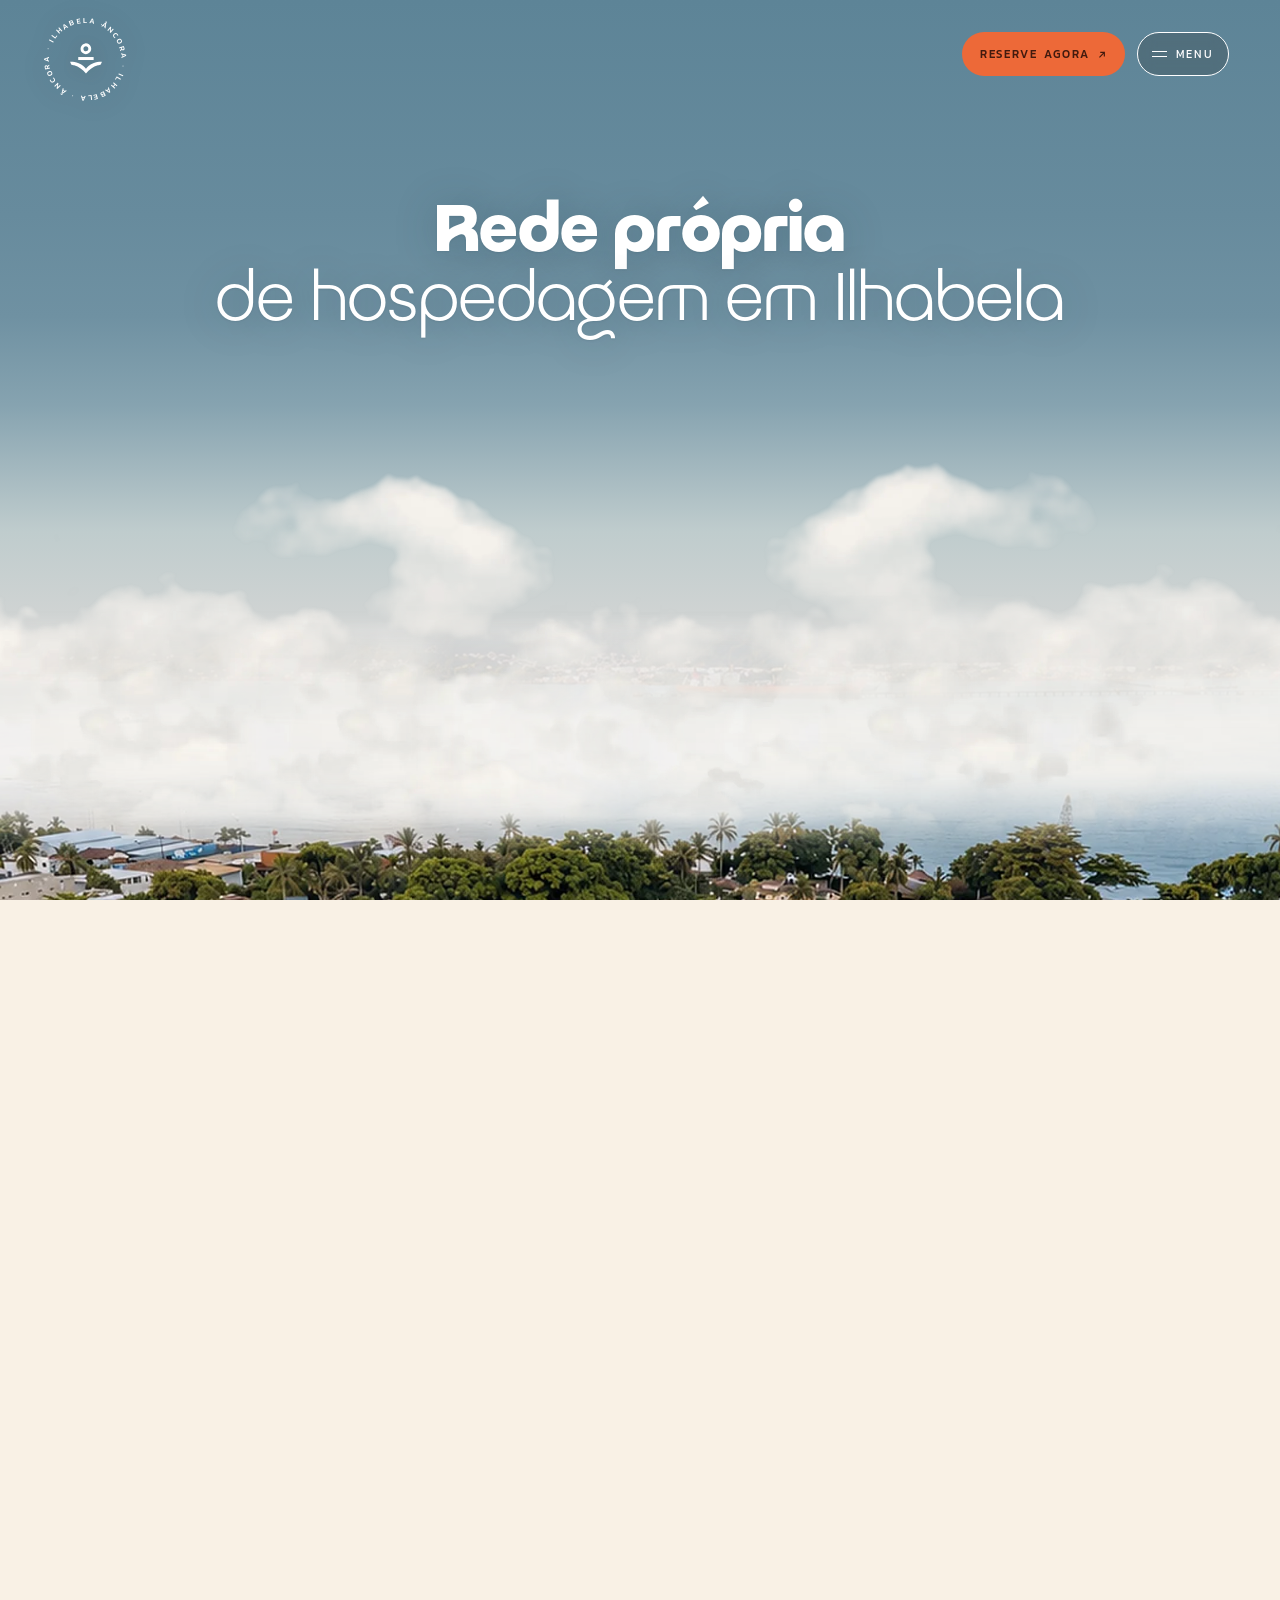
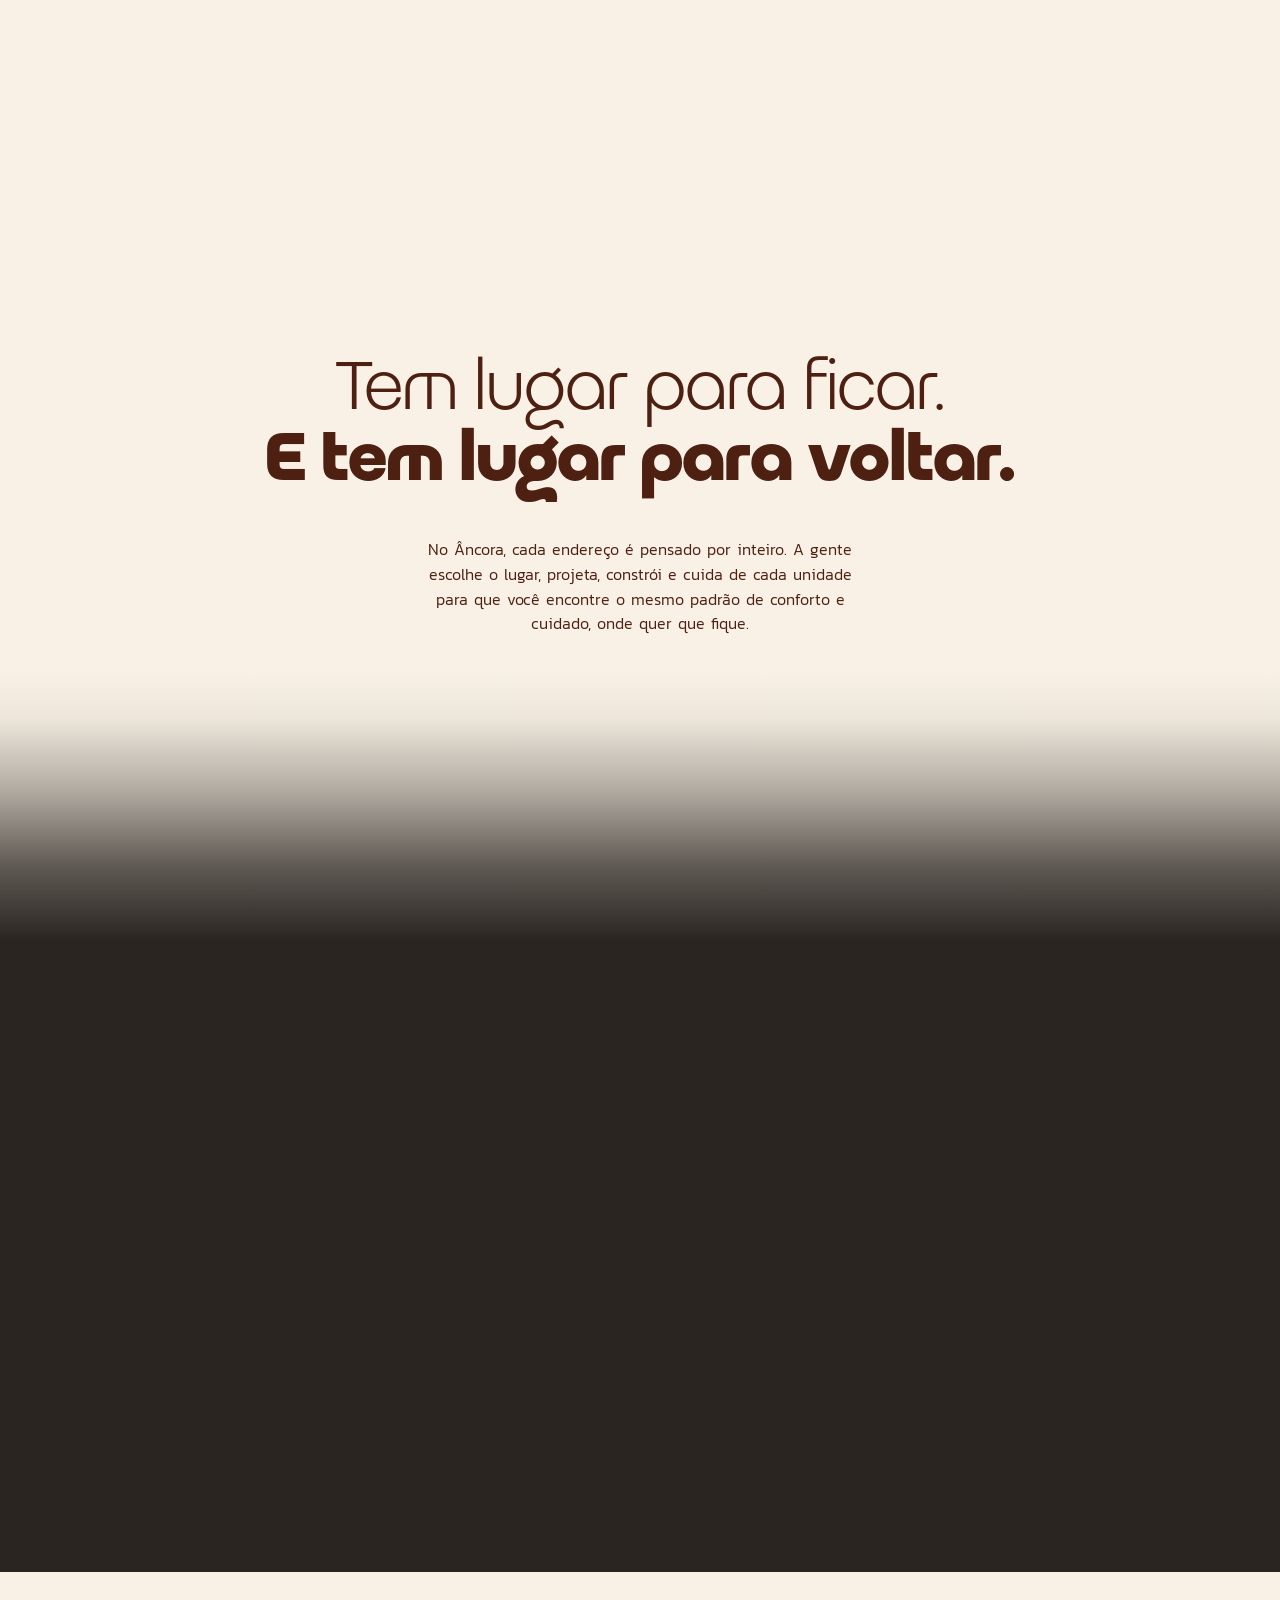
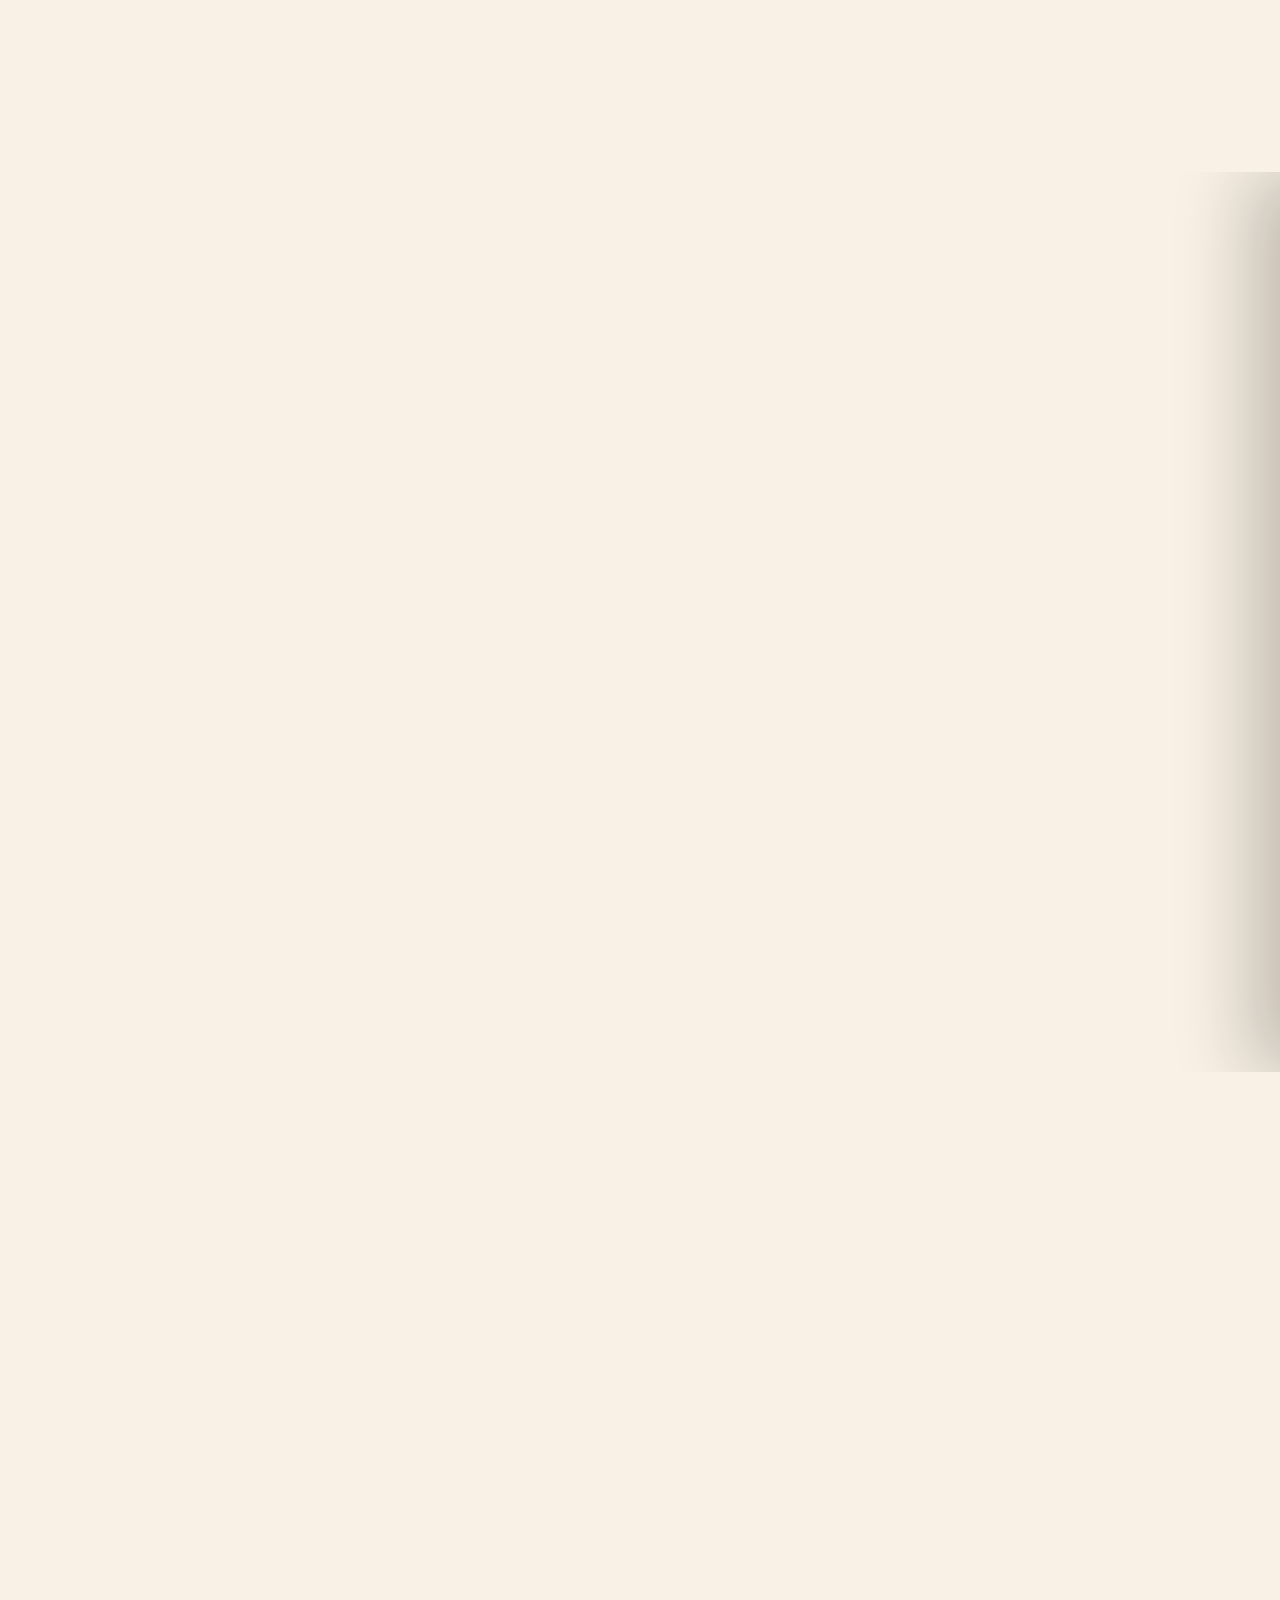
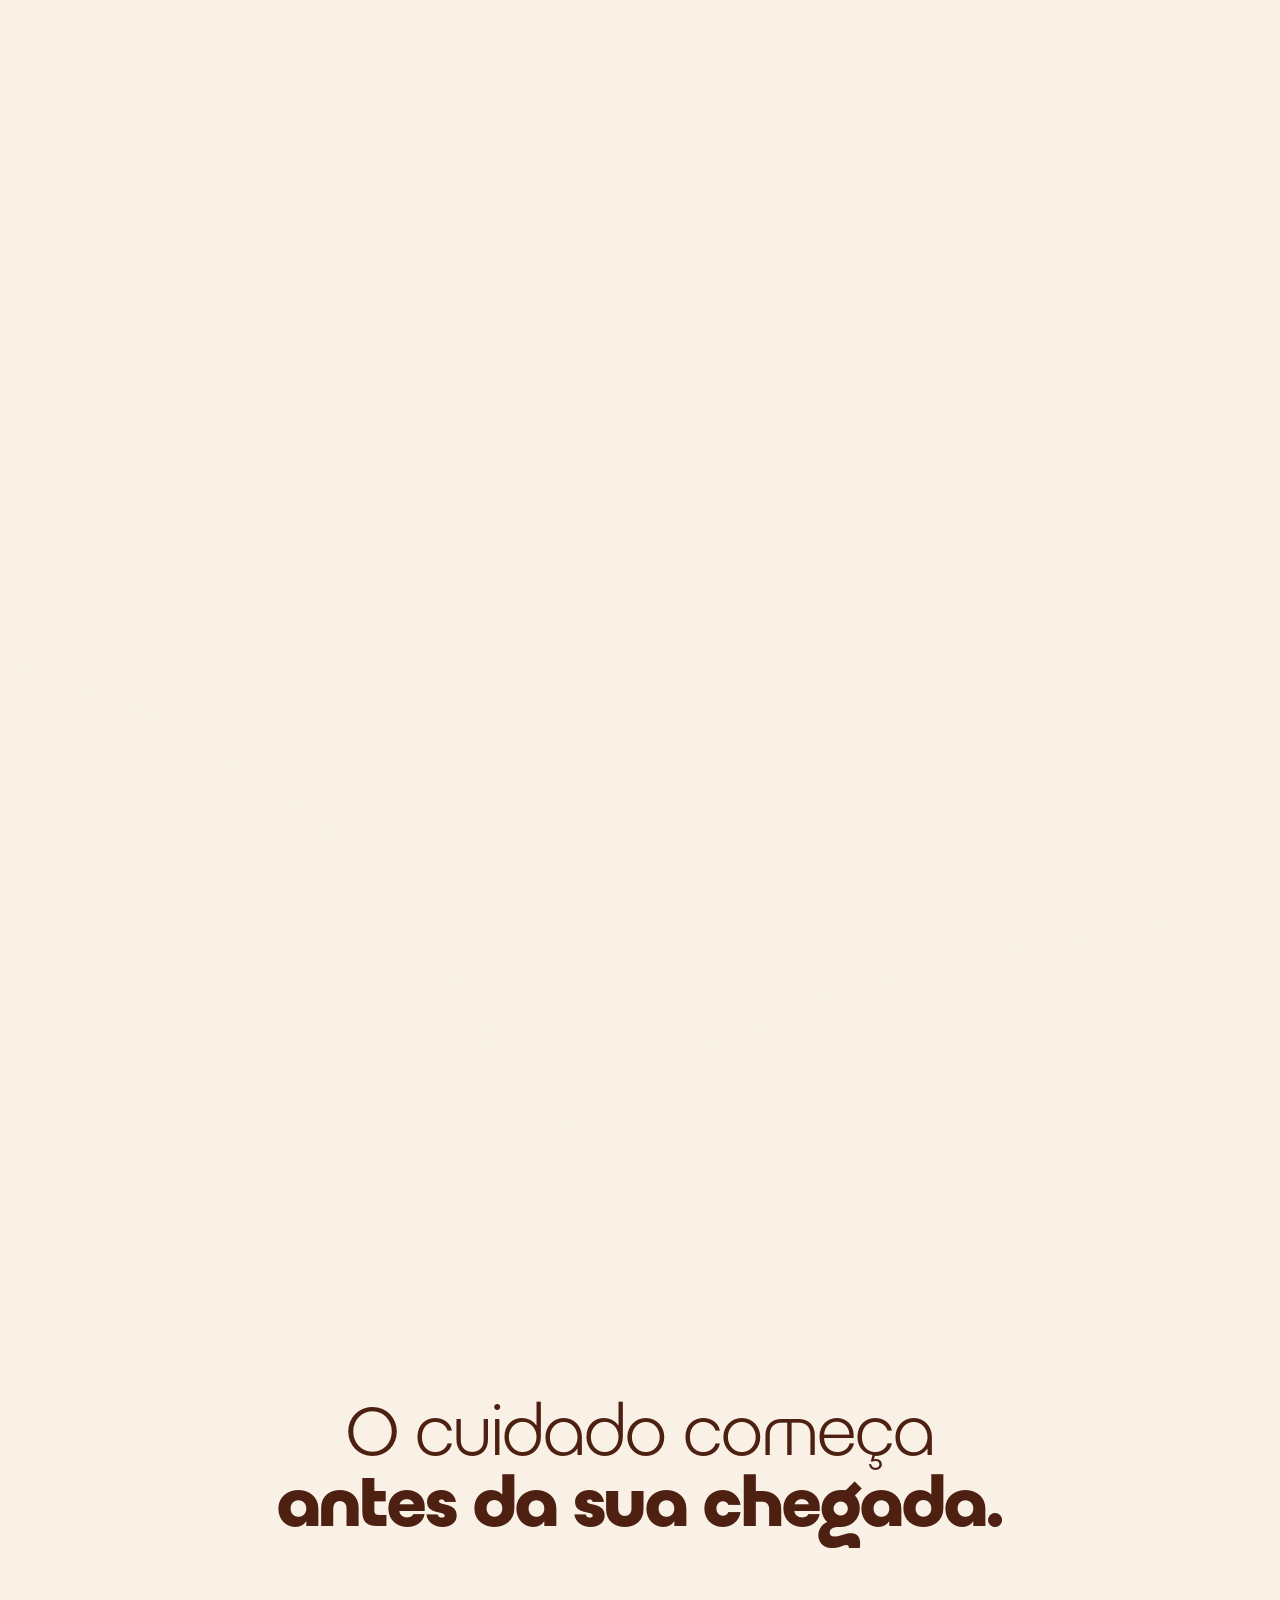
<file: index.html>
<!doctype html>
<html lang="pt-BR">
<head>
<meta charset="utf-8">
<meta name="viewport" content="width=device-width, initial-scale=1, viewport-fit=cover">
<meta http-equiv="Content-Security-Policy" content="default-src 'self'; script-src 'self' 'sha256-eX58b3JKflvV362LYOWkPbKlCNKD5uzJ6SWSZYmvGtU='; style-src 'self' 'unsafe-inline'; img-src 'self' data:; font-src 'self'; connect-src 'self'; manifest-src 'self'; object-src 'none'; base-uri 'self'; form-action 'none'; upgrade-insecure-requests">
<meta name="referrer" content="strict-origin-when-cross-origin">
<title>Âncora Ilhabela | Rede própria de hospedagem</title>
<meta name="description" content="Hospedagens próprias em Ilhabela, no Perequê e Itaquanduba. Apartamentos, lofts e estúdio para diferentes formas de viver a ilha. Um lugar para voltar.">
<link rel="canonical" href="https://ancorailhabela.com.br/">
<meta name="robots" content="index, follow, max-image-preview:large">
<meta name="theme-color" content="#4d2012">
<meta name="color-scheme" content="light">
<meta name="format-detection" content="telephone=no">

<!-- compartilhamento (WhatsApp, Instagram, Facebook, LinkedIn, X) -->
<meta property="og:type" content="website">
<meta property="og:locale" content="pt_BR">
<meta property="og:site_name" content="Âncora Ilhabela">
<meta property="og:url" content="https://ancorailhabela.com.br/">
<meta property="og:title" content="Âncora Ilhabela | Rede própria de hospedagem">
<meta property="og:description" content="Hospedagens próprias em Ilhabela, no Perequê e Itaquanduba. Apartamentos, lofts e estúdio para diferentes formas de viver a ilha. Um lugar para voltar.">
<meta property="og:image" content="https://ancorailhabela.com.br/img/og-ancora.jpg">
<meta property="og:image:type" content="image/jpeg">
<meta property="og:image:width" content="1200">
<meta property="og:image:height" content="630">
<meta property="og:image:alt" content="Âncora Ilhabela, rede própria de hospedagem em Ilhabela: o Perequê visto do alto no fim de tarde">
<meta name="twitter:card" content="summary_large_image">
<meta name="twitter:title" content="Âncora Ilhabela | Rede própria de hospedagem">
<meta name="twitter:description" content="Hospedagens próprias em Ilhabela, no Perequê e Itaquanduba. Apartamentos, lofts e estúdio para diferentes formas de viver a ilha. Um lugar para voltar.">
<meta name="twitter:image" content="https://ancorailhabela.com.br/img/og-ancora.jpg">
<meta name="twitter:image:alt" content="Âncora Ilhabela, rede própria de hospedagem em Ilhabela: o Perequê visto do alto no fim de tarde">

<!-- ícones -->
<link rel="icon" href="favicon.ico" sizes="32x32">
<link rel="icon" href="icon.svg" type="image/svg+xml">
<link rel="apple-touch-icon" href="apple-touch-icon.png">
<link rel="manifest" href="manifest.webmanifest">

<!-- as fontes do título da chegada chegam antes; o resto vem do CSS -->
<link rel="preload" href="fonts/anxler-800.woff2?v=70" as="font" type="font/woff2" crossorigin>
<link rel="preload" href="fonts/anxler-300.woff2?v=70" as="font" type="font/woff2" crossorigin>
<link rel="stylesheet" href="css/ancora.css?v=70">
<script>/* a chegada entra animada: até o script do fim da página rodar, o título fica escondido (no máximo 4 s, se algo falhar).
   A classe com-js diz ao CSS que a página vai ser montada pelo script (a lista das unidades reserva o seu espaço) */
document.documentElement.classList.add('com-js');
try{ if (!matchMedia('(prefers-reduced-motion: reduce)').matches){ var r = document.documentElement; r.classList.add('entrando'); setTimeout(function(){ r.classList.remove('entrando'); }, 4000); } }catch(e){}</script>
<script type="application/ld+json">
{
 "@context": "https://schema.org",
 "@graph": [
  {
   "@type": "Organization",
   "@id": "https://ancorailhabela.com.br/#marca",
   "name": "Âncora Ilhabela",
   "url": "https://ancorailhabela.com.br/",
   "logo": "https://ancorailhabela.com.br/icons/icon-512.png",
   "image": "https://ancorailhabela.com.br/img/og-ancora.jpg",
   "description": "Hospedagens próprias em Ilhabela, no Perequê e Itaquanduba. Apartamentos, lofts e estúdio para diferentes formas de viver a ilha. Um lugar para voltar.",
   "sameAs": [
    "https://www.instagram.com/ancorailhabela/",
    "https://www.airbnb.com.br/users/profile/1470655185362162108"
   ]
  },
  {
   "@type": "WebSite",
   "@id": "https://ancorailhabela.com.br/#site",
   "url": "https://ancorailhabela.com.br/",
   "name": "Âncora Ilhabela",
   "inLanguage": "pt-BR",
   "publisher": {
    "@id": "https://ancorailhabela.com.br/#marca"
   }
  },
  {
   "@type": "LodgingBusiness",
   "@id": "https://ancorailhabela.com.br/#u-1",
   "name": "Vila Trancoso Perequê",
   "description": "Apartamentos no Perequê, em Ilhabela. A poucos passos da praia e do centro do Perequê.",
   "url": "https://ancorailhabela.com.br/#u-1",
   "image": [
    "https://ancorailhabela.com.br/img/u1n-g1.webp",
    "https://ancorailhabela.com.br/img/u1n-g2.webp",
    "https://ancorailhabela.com.br/img/u1n-g3.webp",
    "https://ancorailhabela.com.br/img/u1n-g6.webp",
    "https://ancorailhabela.com.br/img/u1n-g5.webp"
   ],
   "address": {
    "@type": "PostalAddress",
    "streetAddress": "Rua Caranguejo, 137",
    "addressLocality": "Ilhabela",
    "addressRegion": "SP",
    "addressCountry": "BR"
   },
   "geo": {
    "@type": "GeoCoordinates",
    "latitude": -23.81675,
    "longitude": -45.36784
   },
   "parentOrganization": {
    "@id": "https://ancorailhabela.com.br/#marca"
   },
   "sameAs": [
    "https://www.airbnb.com.br/users/profile/1470655185362162108"
   ]
  },
  {
   "@type": "LodgingBusiness",
   "@id": "https://ancorailhabela.com.br/#u-2",
   "name": "Vila Trancoso Itaquanduba",
   "description": "Apartamentos no Itaquanduba, em Ilhabela. Apartamentos com vista para o mar e o Pico do Baepi.",
   "url": "https://ancorailhabela.com.br/#u-2",
   "image": [
    "https://ancorailhabela.com.br/img/u2n-g1.webp",
    "https://ancorailhabela.com.br/img/u2n-g2.webp",
    "https://ancorailhabela.com.br/img/u2n-g3.webp",
    "https://ancorailhabela.com.br/img/u2n-g4.webp",
    "https://ancorailhabela.com.br/img/u2n-g5.webp"
   ],
   "address": {
    "@type": "PostalAddress",
    "streetAddress": "Rua Jacob Eduardo Toedtli, 246",
    "addressLocality": "Ilhabela",
    "addressRegion": "SP",
    "addressCountry": "BR"
   },
   "geo": {
    "@type": "GeoCoordinates",
    "latitude": -23.79848,
    "longitude": -45.36045
   },
   "parentOrganization": {
    "@id": "https://ancorailhabela.com.br/#marca"
   },
   "sameAs": [
    "https://www.airbnb.com.br/users/profile/1470655185362162108"
   ]
  },
  {
   "@type": "LodgingBusiness",
   "@id": "https://ancorailhabela.com.br/#u-3",
   "name": "Cubs Perequê",
   "description": "Estúdio no Perequê, em Ilhabela. Estúdio moderno no coração do Perequê.",
   "url": "https://ancorailhabela.com.br/#u-3",
   "image": [
    "https://ancorailhabela.com.br/img/u3n-g7.webp",
    "https://ancorailhabela.com.br/img/u3-g1.webp",
    "https://ancorailhabela.com.br/img/u3n-g8.webp",
    "https://ancorailhabela.com.br/img/u3n-g6.webp",
    "https://ancorailhabela.com.br/img/u3n-g5.webp"
   ],
   "address": {
    "@type": "PostalAddress",
    "streetAddress": "Avenida Princesa Isabel, 1424",
    "addressLocality": "Ilhabela",
    "addressRegion": "SP",
    "addressCountry": "BR"
   },
   "geo": {
    "@type": "GeoCoordinates",
    "latitude": -23.81577,
    "longitude": -45.3668
   },
   "parentOrganization": {
    "@id": "https://ancorailhabela.com.br/#marca"
   },
   "sameAs": [
    "https://www.airbnb.com.br/users/profile/1470655185362162108"
   ]
  },
  {
   "@type": "LodgingBusiness",
   "@id": "https://ancorailhabela.com.br/#u-4",
   "name": "Dois Coqueiros Perequê",
   "description": "Apartamentos no Perequê, em Ilhabela. Apartamento completo para aproveitar Ilhabela com mais espaço.",
   "url": "https://ancorailhabela.com.br/#u-4",
   "image": [
    "https://ancorailhabela.com.br/img/u4n-g1.webp",
    "https://ancorailhabela.com.br/img/u4n-g2.webp",
    "https://ancorailhabela.com.br/img/u4n-g6.webp",
    "https://ancorailhabela.com.br/img/u4n-g4.webp",
    "https://ancorailhabela.com.br/img/u4n-g5.webp"
   ],
   "address": {
    "@type": "PostalAddress",
    "streetAddress": "Rua Dois Coqueiros, 45",
    "addressLocality": "Ilhabela",
    "addressRegion": "SP",
    "addressCountry": "BR"
   },
   "geo": {
    "@type": "GeoCoordinates",
    "latitude": -23.81645,
    "longitude": -45.36717
   },
   "parentOrganization": {
    "@id": "https://ancorailhabela.com.br/#marca"
   },
   "sameAs": [
    "https://www.airbnb.com.br/users/profile/1470655185362162108"
   ]
  },
  {
   "@type": "LodgingBusiness",
   "@id": "https://ancorailhabela.com.br/#u-5",
   "name": "Center Caiçara Perequê",
   "description": "Lofts no Perequê, em Ilhabela. Tudo o que você precisa para ficar mais tempo na ilha.",
   "url": "https://ancorailhabela.com.br/#u-5",
   "image": [
    "https://ancorailhabela.com.br/img/u5n-g1.webp",
    "https://ancorailhabela.com.br/img/u5n-g2.webp",
    "https://ancorailhabela.com.br/img/u5n-g3.webp",
    "https://ancorailhabela.com.br/img/u5n-g4.webp",
    "https://ancorailhabela.com.br/img/u5n-g5.webp"
   ],
   "address": {
    "@type": "PostalAddress",
    "streetAddress": "Rua José Dias Barbosa, 83",
    "addressLocality": "Ilhabela",
    "addressRegion": "SP",
    "addressCountry": "BR"
   },
   "geo": {
    "@type": "GeoCoordinates",
    "latitude": -23.81422,
    "longitude": -45.36655
   },
   "parentOrganization": {
    "@id": "https://ancorailhabela.com.br/#marca"
   },
   "sameAs": [
    "https://www.airbnb.com.br/users/profile/1470655185362162108"
   ]
  }
 ]
}
</script>
</head>
<body>
<a class="pular" href="#marca">Pular para o conteúdo</a>

<header class="topo" id="topo">
  <!-- o selo: o símbolo dentro de um anel com o nome, sempre presente; o anel gira devagar e acelera com a rolagem -->
  <a class="selo" id="selo" href="#inicio" data-alvo="#inicio" aria-label="Âncora Ilhabela, voltar ao início">
    <svg viewBox="0 0 120 120" aria-hidden="true">
      <defs><path id="seloAnel" d="M60,60 m-46,0 a46,46 0 1,1 92,0 a46,46 0 1,1 -92,0"/></defs>
      <g class="selo-anel"><text textLength="289" lengthAdjust="spacing"><textPath href="#seloAnel">Âncora · Ilhabela · Âncora · Ilhabela ·</textPath></text></g>
    </svg>
    <span class="selo-simb" data-svg="simbolo"><svg xmlns="http://www.w3.org/2000/svg" viewBox="-7398.7 2556.0 324.7 307.2" fill="currentColor" aria-hidden="true"><path d="M-7236.57,2813.11c-11-13.28-34.71-38.31-73.52-54.69-36.9-15.58-69.54-15.85-86.61-14.8,4.63,15,12.96,29.69,12.96,29.69,0,0,21.6,4.26,27.53,5.86,46.89,12.59,88.42,45.34,119.49,81.7v.32c.05-.05.1-.1.15-.16.04.05.09.1.14.16v-.32c31.08-36.36,72.61-69.11,119.5-81.7,5.92-1.59,27.8-5.79,27.8-5.79,0,0,7.85-13.49,13.09-29.83-16.75-1.22-50.12-1.32-87.4,14.45-39,16.5-62.51,41.97-73.13,55.11Z"></path><path d="M-7243.91,2558.39c24.21-3.2,49.32,13.79,57.02,36.57,17.41,51.53-44.38,94.4-85.71,58.13-34.87-30.61-16.53-88.73,28.69-94.7ZM-7219.37,2594.78c-18.32-18.35-50.98.87-41.29,27.51,8.57,23.58,45.78,19.46,47.64-6.89.51-7.23-1.06-15.32-6.35-20.62Z"></path><rect x="-7314.68" y="2695.89" width="155.3" height="30.18"></rect></svg></span>
  </a>
  <div class="topo-acoes">
    <a class="btn-reserva" data-reserva href="https://www.airbnb.com.br/users/profile/1470655185362162108" target="_blank" rel="noopener">Reserve agora <svg viewBox="0 0 12 12" fill="none" stroke="currentColor" stroke-width="1.4" aria-hidden="true"><path d="M3 9 9 3M4 3h5v5"/></svg></a>
    <button class="btn-menu" id="abreMenu" aria-expanded="false" aria-controls="menu"><i></i>Menu</button>
  </div>
</header>

<main id="conteudo">
  <!-- Chegada -->
  <div class="pin-inicio" id="pinInicio">
  <section class="heroi" id="inicio" aria-label="Ilhabela">
    <div class="cena" id="cena">
      <div class="ceu"></div>
      <div class="ilha"><picture><source media="(max-aspect-ratio: 3/4)" srcset="img/hero-ilha-2-retrato.webp?v=70" width="810" height="1080"><img src="img/hero-ilha-2.webp?v=70" width="1920" height="1080" fetchpriority="high" alt="Perequê visto do alto no fim de tarde, com o canal e a serra do continente ao fundo"></picture></div>
    </div>
    <div class="veu" aria-hidden="true"></div>
    <div class="banco esq" aria-hidden="true"><img src="img/banco-esq.webp?v=70" width="1700" height="760" fetchpriority="low" alt=""></div>
    <div class="banco dir" aria-hidden="true"><img src="img/banco-dir.webp?v=70" width="1700" height="760" fetchpriority="low" alt=""></div>
    <div class="heroi-txt" id="heroiTxt">
      <h1 id="titulo" tabindex="-1"><span class="forte">Rede própria</span><span class="leve">de hospedagem em Ilhabela</span></h1>
    </div>
    <div class="role" aria-hidden="true"><span>Role</span><i></i></div>
    <div class="arco" aria-hidden="true">
      <span class="simb" data-svg="simbolo"><svg xmlns="http://www.w3.org/2000/svg" viewBox="-7398.7 2556.0 324.7 307.2" fill="currentColor" aria-hidden="true"><path d="M-7236.57,2813.11c-11-13.28-34.71-38.31-73.52-54.69-36.9-15.58-69.54-15.85-86.61-14.8,4.63,15,12.96,29.69,12.96,29.69,0,0,21.6,4.26,27.53,5.86,46.89,12.59,88.42,45.34,119.49,81.7v.32c.05-.05.1-.1.15-.16.04.05.09.1.14.16v-.32c31.08-36.36,72.61-69.11,119.5-81.7,5.92-1.59,27.8-5.79,27.8-5.79,0,0,7.85-13.49,13.09-29.83-16.75-1.22-50.12-1.32-87.4,14.45-39,16.5-62.51,41.97-73.13,55.11Z"></path><path d="M-7243.91,2558.39c24.21-3.2,49.32,13.79,57.02,36.57,17.41,51.53-44.38,94.4-85.71,58.13-34.87-30.61-16.53-88.73,28.69-94.7ZM-7219.37,2594.78c-18.32-18.35-50.98.87-41.29,27.51,8.57,23.58,45.78,19.46,47.64-6.89.51-7.23-1.06-15.32-6.35-20.62Z"></path><rect x="-7314.68" y="2695.89" width="155.3" height="30.18"></rect></svg></span>
    </div>
  </section>
  </div>

  <!-- A marca -->
  <section class="sobre" id="marca" aria-labelledby="t-marca">
    <h2 class="declaracao" id="t-marca" tabindex="-1">Tem lugar para ficar. <b>E&nbsp;tem lugar para&nbsp;voltar.</b></h2>
    <p class="sobre-txt">No Âncora, cada endereço é pensado por inteiro. A gente escolhe o lugar, projeta, constrói e cuida de cada unidade para que você encontre o mesmo padrão de conforto e cuidado, onde quer que fique.</p>
    <div class="sobre-nevoa" aria-hidden="true"></div>
  </section>

  <!-- Unidades: logo depois da frase da marca. No computador, uma de cada vez em tela cheia, trocando com a rolagem; no celular,
       uma abaixo da outra -->
  <section class="unidades" id="unidades" aria-labelledby="t-unidades">
    <h2 class="sr" id="t-unidades" tabindex="-1">Unidades</h2>
    <div class="caps" id="caps">
      <div id="listaUnidades"></div>
      <noscript>
        <ul class="sem-js">
          <li><h3>Vila Trancoso <span>Perequê</span></h3><p>A poucos passos da praia e do centro do Perequê.</p><p>Apartamentos · Rua Caranguejo, 137, Ilhabela · praia a 5 min a pé, mercado a 6 min a pé, balsa a 2 min de carro</p></li>
          <li><h3>Vila Trancoso <span>Itaquanduba</span></h3><p>Apartamentos com vista para o mar e o Pico do Baepi.</p><p>Apartamentos · Rua Jacob Eduardo Toedtli, 246, Ilhabela · praia a 8 min a pé, mercado a 8 min a pé, balsa a 6 min de carro</p></li>
          <li><h3>Cubs <span>Perequê</span></h3><p>Estúdio moderno no coração do Perequê.</p><p>Estúdio · Avenida Princesa Isabel, 1424, Ilhabela · praia a 7 min a pé, mercado a 3 min a pé, balsa a 4 min de carro</p></li>
          <li><h3>Dois Coqueiros <span>Perequê</span></h3><p>Apartamento completo para aproveitar Ilhabela com mais espaço.</p><p>Apartamentos · Rua Dois Coqueiros, 45, Ilhabela · praia a 5 min a pé, mercado a 5 min a pé, balsa a 4 min de carro</p></li>
          <li><h3>Center Caiçara <span>Perequê</span></h3><p>Tudo o que você precisa para ficar mais tempo na ilha.</p><p>Lofts · Rua José Dias Barbosa, 83, Ilhabela · praia a 5 min a pé, mercado a 2 min a pé, balsa a 4 min de carro</p></li>
        </ul>
        <p class="sem-js-reserva"><a class="btn-reserva" href="https://www.airbnb.com.br/users/profile/1470655185362162108" target="_blank" rel="noopener">Reserve agora no Airbnb</a></p>
      </noscript>
      <nav class="indice" aria-label="Unidades">
        <ol id="indice"></ol>
        <div class="trilho" aria-hidden="true"><b id="indiceBarra"></b></div>
      </nav>
    </div>
  </section>

  <!-- o desenho do entorno das unidades (OpenStreetMap: a costa, o mar, as praias e as ruas, em metros), copiado para o mapa de
       cada unidade quando ele abre -->
  <template id="mapaBase"><svg xmlns="http://www.w3.org/2000/svg"><g class="mb"><path class="mb-mar" d="M1086 -3885L1073 -3895L1062 -3895L1055 -3890L1051 -3876L1013 -3854L1012 -3857L1000 -3853L1004 -3843L937 -3809L893 -3776L813 -3639L788 -3588L787 -3580L796 -3569L792 -3557L788 -3556L798 -3498L793 -3497L803 -3466L809 -3468L818 -3424L832 -3379L829 -3358L846 -3290L870 -3170L885 -3107L887 -3046L900 -3000L904 -2951L902 -2875L899 -2850L872 -2764L854 -2744L813 -2716L788 -2701L741 -2682L695 -2669L560 -2641L520 -2629L406 -2587L382 -2566L370 -2538L363 -2506L364 -2476L372 -2404L372 -2370L325 -2084L316 -2045L301 -1996L238 -1889L228 -1864L215 -1843L212 -1834L209 -1798L175 -1620L158 -1587L131 -1545L125 -1523L122 -1482L114 -1424L116 -1402L140 -1313L151 -1238L166 -1206L200 -1094L207 -1064L209 -1039L201 -1015L182 -982L171 -950L171 -935L197 -785L203 -742L203 -723L196 -699L163 -654L158 -643L156 -569L153 -553L139 -531L137 -519L135 -477L145 -416L147 -389L144 -219L136 -151L112 -95L106 -55L81 45L30 131L14 141L-3 145L-8 152L-25 150L-31 153L-48 199L-69 243L-83 258L-92 265L-102 267L-112 265L-139 250L-150 246L-156 248L-171 288L-186 320L-278 481L-287 493L-296 500L-318 499L-329 502L-333 506L-343 546L-362 569L-378 610L-390 620L-395 621L-414 670L-423 679L-442 710L-447 713L-455 714L-460 720L-460 725L-449 735L-448 742L-465 785L-461 816L-466 828L-485 852L-494 873L-507 884L-545 934L-576 983L-581 994L-582 1002L-579 1013L-567 1023L-583 1041L-621 1012L-628 1016L-632 1014L-651 1022L-708 1050L-756 1067L-805 1081L-849 1089L-879 1091L-892 1084L-901 1067L-913 1057L-921 1044L-926 1005L-939 988L-937 971L-927 932L-932 931L-931 925L-952 924L-954 941L-972 946L-991 957L-1065 1023L-1096 1059L-1106 1067L-1149 1086L-1171 1103L-1195 1135L-1208 1147L-1238 1165L-1247 1175L-1264 1209L-1275 1244L-1311 1298L-1382 1368L-1392 1377L-1429 1397L-1477 1438L-1533 1472L-1578 1508L-1592 1522L-1656 1612L-1669 1636L-1699 1661L-1727 1692L-1769 1730L-1782 1746L-1830 1829L-1848 1851L-1889 1885L-1918 1932L-1937 1955L-1992 2024L-2036 2069L-2082 2094L-2128 2101L-2147 2109L-2200 2141L-2261 2164L-2277 2172L-2309 2200L-2325 2206L-2369 2203L-2383 2207L-2396 2219L-2415 2256L-2432 2277L-2479 2300L-2494 2313L-2513 2341L-2553 2370L-2586 2384L-2601 2393L-2634 2433L-2666 2460L-2718 2498L-2766 2541L-2782 2558L-2826 2653L-2851 2690L-2871 2716L-2916 2761L-2977 2858L-3035 2923L-3076 2965L-3110 3019L-3149 3066L-3156 3079L-3172 3128L-3183 3137L-3221 3149L-3261 3180L-3274 3185L-3307 3190L-3329 3198L-3341 3211L-3350 3235L-3365 3259L-3379 3271L-3408 3291L-3436 3343L-3489 3401L-3532 3475L-3572 3527L-3606 3566L-3639 3590L-3682 3610L-3701 3624L-3737 3657L-3781 3690L-3819 3729L-3830 3734L-3876 3743L-3893 3748L-3921 3778L-3944 3792L-3994 3808L-4011 3810L-4023 3808L-4050 3787L-4063 3772L-4085 3752L-4097 3737L-4111 3707L-4116 3703L-4124 3701L-4133 3703L-4140 3708L-4169 3746L-4187 3760L-4214 3774L-4220 3782L-4224 3808L-4267 3898L-4302 3957L-4321 3977L-4338 3990L-4353 3996L-4378 4001L-4415 3999L-4457 3984L-4474 3985L-4487 3990L-4503 3997L-4512 4009L-4525 4055L-4534 4069L-4550 4082L-4601 4137L-4642 4168L-4665 4182L-4699 4193L-4713 4191L-4736 4175L-4742 4174L-4750 4178L-4759 4188L-4761 4197L-4757 4218L-4754 4224L-4749 4229L-4743 4229L-4713 4222L-4698 4224L-4688 4232L-4683 4243L-4678 4259L-4677 4271L-4685 4295L-4716 4339L-4729 4369L-4766 4421L-4764 4429L-4758 4438L-4757 4446L-4766 4465L-4829 4535L-4848 4567L-4847 4576L-4842 4586L-4832 4599L-4803 4618L-4797 4625L-4785 4673L-4788 4699L-4796 4718L-4815 4746L-4822 4761L-4819 4784L-4810 4806L-4808 4830L-4812 4870L-4827 4922L-4847 4969L-4864 4982L-4894 4988L-4908 4996L-4933 5017L-4944 5031L-4952 5046L-4961 5071L-9000 5071L-9000 -3885Z"/><path class="mb-terra" d="M-4019 1216L-3985 1211L-3975 1198L-3961 1195L-3953 1183L-3953 1174L-3960 1172L-3954 1159L-3919 1115L-3892 1094L-3878 1094L-3880 1100L-3874 1104L-3860 1101L-3854 1066L-3858 1063L-3867 1066L-3871 1035L-3888 1017L-3906 977L-3950 938L-3951 920L-3957 912L-3987 899L-3999 878L-3996 852L-4000 830L-4015 823L-4044 827L-4079 797L-4084 740L-4100 712L-4120 704L-4133 681L-4144 672L-4187 659L-4206 630L-4239 621L-4248 599L-4256 591L-4249 563L-4263 525L-4251 509L-4247 492L-4240 487L-4233 494L-4225 494L-4220 484L-4233 458L-4239 455L-4248 460L-4255 452L-4257 410L-4255 378L-4226 318L-4213 326L-4207 325L-4204 317L-4198 318L-4180 333L-4170 325L-4156 323L-4155 316L-4221 268L-4209 214L-4201 209L-4192 189L-4182 178L-4158 177L-4136 160L-4123 127L-4081 86L-4060 94L-4049 91L-4053 71L-4051 42L-4043 22L-4049 -14L-4017 -69L-4008 -77L-3466 397L-3416 445L-3408 446L-3301 302L-3284 195L-3275 175L-3230 116L-3214 114L-3150 172L-3140 177L-3133 174L-3123 182L-3009 80L-3047 42L-3101 93L-3187 98L-3268 27L-3207 -22L-3171 -36L-3099 -77L-3095 -70L-3107 -63L-3095 -40L-3062 -76L-3076 -88L-3047 -104L-3027 -107L-2967 -97L-2964 -101L-2984 -206L-3129 -218L-3135 -223L-3212 -233L-3222 -241L-3228 -263L-3216 -273L-3177 -272L-3175 -279L-3168 -280L-3165 -274L-3152 -280L-2994 -271L-2987 -284L-2988 -322L-3015 -458L-3011 -458L-3011 -463L-3017 -466L-3052 -688L-3059 -697L-3105 -713L-3127 -729L-3140 -742L-3147 -768L-3147 -855L-3133 -887L-3155 -918L-3205 -1125L-3198 -1148L-3179 -1165L-3144 -1161L-3132 -1144L-3118 -1145L-3128 -1169L-3122 -1187L-3142 -1202L-3183 -1213L-3246 -1333L-3261 -1372L-3298 -1527L-3287 -1552L-3268 -1728L-3256 -1787L-3183 -1907L-3168 -1961L-3176 -2026L-3140 -2173L-3101 -2366L-3078 -2431L-3081 -2442L-3151 -2551L-3189 -2633L-3242 -2847L-3232 -2883L-3178 -2937L-3123 -3009L-3109 -3079L-3094 -3101L-3080 -3177L-3076 -3242L-3059 -3244L-3046 -3259L-3275 -3499L-3400 -3647L-3471 -3763L-3470 -3818L-3449 -3924L-3436 -3934L-3390 -3949L-9000 -3949L-9000 1216Z M-2607 2227L-2588 2225L-2574 2211L-2565 2192L-2524 2142L-2506 2098L-2508 2085L-2515 2071L-2527 2066L-2542 2068L-2555 2072L-2582 2090L-2599 2106L-2629 2150L-2660 2165L-2703 2204L-2700 2209L-2684 2221L-2666 2226L-2644 2224L-2607 2227Z"/><path class="mb-praia" d="M-2414 2270L-2319 2215L-2325 2206L-2339 2206L-2369 2203L-2383 2207L-2396 2219L-2401 2232L-2415 2256L-2432 2277L-2414 2270Z M-423 679L-421 687L-413 695L-419 709L-427 719L-439 717L-447 713L-437 702L-423 679Z M-365 577L-345 585L-351 603L-364 598L-380 633L-398 625L-395 621L-390 620L-378 610L-365 577Z M200 -983L192 -972L190 -958L192 -939L199 -934L194 -911L198 -887L199 -853L209 -816L222 -779L224 -767L222 -739L217 -722L214 -705L202 -703L200 -708L203 -723L203 -742L197 -785L171 -935L171 -950L175 -967L182 -982L191 -998L200 -983Z M161 -1584L171 -1588L175 -1593L188 -1629L199 -1674L204 -1690L211 -1753L218 -1776L235 -1854L271 -1912L299 -1963L322 -2012L323 -2020L338 -2078L345 -2117L354 -2124L358 -2145L353 -2161L380 -2320L387 -2343L392 -2384L392 -2415L382 -2520L393 -2561L382 -2566L370 -2538L363 -2506L364 -2476L372 -2404L372 -2370L325 -2084L312 -2027L301 -1996L238 -1889L228 -1864L215 -1843L212 -1834L209 -1798L198 -1740L183 -1654L175 -1620L158 -1587L161 -1584Z M382 -2566L393 -2561L399 -2572L439 -2596L531 -2615L542 -2613L564 -2622L598 -2622L621 -2630L681 -2643L744 -2660L780 -2675L793 -2678L802 -2680L810 -2675L866 -2720L891 -2738L907 -2751L916 -2781L920 -2824L921 -2962L912 -3025L898 -3095L888 -3128L879 -3127L885 -3107L885 -3089L887 -3046L900 -3000L904 -2951L902 -2875L899 -2850L885 -2811L876 -2772L872 -2764L854 -2744L843 -2736L788 -2701L741 -2682L695 -2669L560 -2641L520 -2629L466 -2608L406 -2587L388 -2573L382 -2566Z M-567 1023L-555 1011L-553 1006L-546 964L-511 901L-485 866L-483 856L-461 828L-456 817L-456 806L-460 799L-461 782L-441 742L-442 738L-449 731L-453 730L-449 735L-448 747L-463 776L-465 785L-461 803L-461 816L-466 828L-485 852L-489 864L-494 873L-507 884L-545 934L-569 972L-581 994L-582 1002L-579 1013L-567 1023Z M-3340 -1546L-3317 -1532L-3311 -1520L-3308 -1480L-3308 -1449L-3327 -1440L-3321 -1389L-3290 -1378L-3262 -1312L-3271 -1297L-3242 -1236L-3183 -1213L-3246 -1333L-3282 -1459L-3298 -1527L-3287 -1552L-3256 -1787L-3218 -1845L-3183 -1907L-3168 -1961L-3176 -2026L-3156 -2104L-3185 -2071L-3194 -2012L-3197 -1964L-3229 -1919L-3275 -1827L-3308 -1709L-3323 -1689L-3339 -1648L-3349 -1603L-3340 -1576L-3340 -1546Z M-879 1091L-892 1084L-912 1093L-899 1108L-890 1116L-881 1120L-861 1122L-851 1121L-702 1062L-623 1018L-632 1014L-651 1022L-708 1050L-756 1067L-805 1081L-849 1089L-879 1091Z M156 -615L163 -608L168 -594L165 -575L167 -538L174 -539L177 -481L162 -477L167 -411L158 -407L160 -373L169 -372L170 -284L174 -279L167 -208L152 -184L152 -146L149 -125L149 -83L142 -73L131 -77L120 -62L133 -51L103 21L87 52L65 82L59 97L16 167L-0 158L-15 179L-11 184L-49 244L-73 270L-99 282L-106 281L-124 269L-129 268L-137 274L-166 324L-220 403L-255 451L-273 487L-310 543L-318 499L-312 498L-304 501L-296 500L-287 493L-278 481L-186 320L-171 288L-159 252L-156 248L-150 246L-139 250L-112 265L-102 267L-92 265L-83 258L-69 243L-48 199L-31 153L-25 150L-8 152L-3 145L14 141L24 137L30 131L69 69L81 45L106 -55L112 -95L136 -151L144 -219L147 -389L145 -416L135 -477L135 -502L139 -531L153 -553L156 -569L156 -615Z M122 -1378L127 -1377L131 -1373L141 -1359L148 -1351L150 -1340L152 -1314L164 -1277L154 -1275L159 -1262L168 -1265L196 -1187L222 -1090L226 -1057L221 -1032L209 -990L205 -985L200 -983L191 -998L201 -1015L209 -1039L207 -1064L200 -1094L166 -1206L151 -1238L140 -1313L122 -1378Z"/><path class="mb-rua" d="M-976 1334L-1014 1124L-1014 1105L-1011 1089L-1004 1069 M124 26L172 50L295 95L312 98L322 97 M322 97L366 149L366 156L357 191 M56 642L110 711L144 790L223 940L231 950L248 963L259 967L315 972L329 975 M-309 1173L-306 1185 M-74 304L57 389L74 398 M890 -2699L1006 -2650L1015 -2639L1017 -2629L1015 -2619L1004 -2595L1007 -2587L1072 -2556 M697 -2495L878 -2424 M522 -2442L629 -2412L773 -2365L799 -2355L810 -2349L817 -2337L818 -2330L815 -2322L802 -2309L771 -2299L764 -2292L756 -2279 M-144 636L-257 791 M-98 667L-211 824 M-303 757L-211 632L-194 620L-153 563 M-167 856L-50 700 M499 -2385L586 -2360L721 -2316 M-783 1247L-805 1126 M-849 1305L-851 1333 M-849 1305L-876 1144 M-857 1266L-712 1227L-707 1227L-703 1233L-687 1299 M-609 1288L-587 1358L-565 1435L-565 1487L-564 1494L-536 1537 M174 846L226 800L237 782L255 741L270 707L278 680L280 594L284 570L292 546L347 409L436 254 M-871 1365L-811 1427 M-1348 1755L-1299 1758 M259 967L166 1102L162 1111L158 1136L160 1183L152 1213 M77 1043L22 1130 M-178 1423L-244 1536 M-677 1796L-577 1875 M-1227 1654L-1126 1680 M-735 1836L-601 1947 M-1283 1576L-1213 1595 M-315 2412L-255 2469L-234 2484L-223 2487L-209 2482L-198 2475L-171 2442L-159 2421L-146 2405L-117 2385L-100 2369L-87 2351L-29 2249L-65 2217L-88 2191L-168 2116L-333 1952L-418 1884L-479 1827 M-1337 1401L-1349 1421L-1450 1548L-1465 1568L-1474 1587L-1487 1660L-1498 1687L-1578 1810L-1615 1839L-1660 1861L-1715 1875L-1752 1924L-1785 1988L-1764 2017L-1703 2075L-1697 2082L-1697 2089L-1699 2114L-1702 2123L-1704 2142L-1697 2157L-1678 2173L-1663 2175L-1648 2169L-1620 2134L-1624 2100 M131 1333L133 1389L133 1394L128 1404 M-807 1705L-794 1673L-799 1670L-812 1672L-875 1699L-961 1752L-1044 1799L-1106 1830L-1214 1858L-1257 1860L-1329 1861L-1351 1858 M-541 1769L-450 1676L-444 1667L-401 1569 M91 1453L-173 1226L-246 1158 M-338 1524L-399 1714L-413 1739L-446 1776L-459 1800L-471 1834 M-1194 1594L-1120 1616L-1045 1634 M-291 1647L-344 1777L-353 1793L-418 1884 M-47 2081L-78 2062L-106 2038 M-215 1806L-235 1820L-274 1861L-304 1901L-333 1952 M-433 2605L-429 2556L-434 2463L-440 2447L-440 2441L-440 2434L-430 2412L-423 2386L-427 2356L-457 2327L-486 2293L-505 2267L-509 2257L-513 2234L-515 2179L-510 2150L-506 2083L-513 2025L-517 2011L-529 1986L-574 1946L-583 1933L-585 1928L-585 1914L-576 1866 M-266 1339L-178 1423L-132 1464 M-337 1447L-296 1491L-244 1536L-215 1581 M-1289 1379L-1274 1359L-1231 1317L-1204 1286L-1136 1178 M-155 1208L-214 1274L-306 1390L-337 1447L-388 1484L-640 1659L-644 1663L-645 1669 M-1276 1771L-1126 1680L-997 1609 M-99 1580L-105 1724L-112 1826L-113 1855L-117 1878 M-53 2172L-61 2152L-55 2103L-47 2081L-21 2056L-12 2038L-13 2024L-25 1986L-57 1992L-74 1998L-83 2005L-96 1958L-97 1949L-92 1929L-92 1912L-94 1900L-117 1878 M-570 1420L-763 1478L-834 1497L-884 1508L-948 1510L-996 1509L-1040 1505L-1087 1494L-1132 1478 M-166 1518L39 1705L171 1823L220 1872L232 1890L233 1898 M-1158 1328L-1092 1305L-1084 1296L-1081 1282L-1082 1273L-1091 1262L-1094 1252L-1092 1239L-1075 1193L-1056 1161L-1028 1118 M-224 1378L-275 1461L-296 1491L-338 1524L-401 1569L-449 1596L-541 1658L-608 1706 M-168 2116L-106 2038L-83 2005 M729 -626L714 -611L707 -606L579 -538L549 -519L536 -509L470 -446L440 -421L428 -413L403 -399L373 -387L367 -386L357 -389 M968 -1273L934 -1274L881 -1297L872 -1303L859 -1326L851 -1334L841 -1338L826 -1339L772 -1326L758 -1325L748 -1327L729 -1342 M640 -693L660 -692L675 -688L732 -684L769 -683L798 -690L833 -688L942 -676L961 -677L976 -680L994 -686L1007 -693 M491 -1103L530 -1071L541 -1037L599 -1005L623 -996 M579 -2584L720 -2522 M485 -1202L657 -1371 M711 -1035L565 -1174L475 -1205L317 -1258 M676 -2078L635 -2041L607 -2026L489 -1976L471 -1972L447 -1968L437 -1970L428 -1977L423 -1985L423 -1995L427 -2004L455 -2041L462 -2067L473 -2095L472 -2100L468 -2103L460 -2106L398 -2109 M176 -608L246 -649L250 -655L259 -676L268 -686L270 -693 M439 -665L454 -708L460 -722L467 -732L481 -781L488 -793L516 -823L544 -838L558 -843L593 -845L604 -841L613 -832L615 -816L612 -799L608 -787L607 -779L609 -768L640 -693L639 -683L635 -675L622 -661L605 -657L567 -659L558 -662L553 -667L551 -677L563 -713 M672 -1403L648 -1375L475 -1205 M954 -2509L873 -2534 M622 -733L476 -763 M1026 -2425L1009 -2445L995 -2480L989 -2484L984 -2484L979 -2482L967 -2452L961 -2448L947 -2445L936 -2446L927 -2452L929 -2463L925 -2473L730 -2534 M975 -1751L930 -1707 M316 -1558L378 -1552L388 -1556L408 -1580L413 -1583L423 -1584L575 -1522L585 -1522L601 -1534L608 -1537L614 -1534 M635 -2041L659 -2034L668 -2028L679 -2012L682 -1995L679 -1979L669 -1958L666 -1944L667 -1928L676 -1912L689 -1900L710 -1884L767 -1858L796 -1847L821 -1843L847 -1844L869 -1849 M1205 -1841L1165 -1845L1128 -1845L1107 -1842L1066 -1828 M687 -2485L654 -2495L588 -2511L554 -2521 M570 -2211L466 -2240L444 -2248 M494 -801L498 -823L498 -838L492 -849L487 -852L482 -853L448 -841L222 -888 M295 -1582L308 -1609L312 -1612L326 -1609L374 -1592 M579 -538L573 -547L563 -554L509 -567L499 -568L489 -566L444 -524L429 -513L377 -486L367 -476L351 -449L344 -453L341 -459L343 -465L367 -476 M245 -1786L309 -1764 M1013 -2239L996 -2268L984 -2285L975 -2295L965 -2300L950 -2302L930 -2298L896 -2284L878 -2273L858 -2254L846 -2238L815 -2181L804 -2141 M356 -860L431 -957L452 -997L454 -1007L455 -1023L450 -1038L442 -1044L434 -1048L425 -1047L418 -1042L408 -1026L393 -987L386 -976L369 -951L353 -941 M650 42L628 55L616 58L573 57L553 58L522 62L514 67L389 84L322 97 M649 31L491 -80 M522 62L490 12L465 -24 M763 103L676 43L662 35 M661 39L661 33L658 30L651 30L648 33L647 38L652 43L656 43L661 39 M-885 1355L-904 1349L-917 1342 M1506 1804L1594 1828L1618 1840L1640 1859L1725 1891L1731 1950L1730 1968L1725 1982L1717 1991L1699 2004L1660 2025L1641 2037L1632 2050L1626 2098L1621 2108L1612 2115L1573 2131L1547 2146L1529 2160L1519 2173L1517 2191L1519 2217 M1519 2217L1521 2251L1514 2283L1503 2298L1476 2320L1426 2353 M-717 3338L-696 3282L-679 3225L-677 3196L-680 3159L-678 3143L-665 3130L-653 3121L-641 3102L-612 3078L-596 3073L-582 3061L-574 3039L-577 2955L-565 2864L-560 2847L-555 2832L-544 2813L-502 2758L-497 2748L-493 2735L-485 2685L-471 2651L-456 2627L-438 2613L-433 2605 M-320 2555L-301 2526L-296 2506L-296 2493L-311 2464L-316 2442L-312 2387L-309 2376L-301 2363L-286 2342L-256 2319L-231 2298L-201 2286L-167 2234L-153 2192 M-434 2463L-320 2555 M-563 1857L-491 1931L-316 2093 M-967 1384L-960 1444L-941 1557L-942 1566 M-1351 1858L-1362 1851L-1366 1841L-1366 1825L-1353 1783L-1348 1755L-1351 1729L-1343 1695L-1331 1667L-1283 1576L-1211 1448L-1201 1435L-1187 1423L-1171 1417L-1154 1415L-1118 1421 M-970 1605L-962 1603L-955 1598L-941 1583 M-1118 1421L-1102 1425 M-930 1362L-917 1342 M-827 1326L-849 1305 M73 1568L157 1476L163 1474L195 1509L197 1515L122 1601 M128 1404L9 1293 M9 1293L-78 1391L-132 1464L-194 1562L-215 1581L-219 1643L-245 1746L-244 1770L-210 1814L-185 1879L-179 1884L-172 1886L-113 1855 M-952 1139L-966 1085 M-969 1068L-983 1067L-1004 1069 M-1102 1425L-1056 1435L-1020 1440L-960 1444L-894 1444L-862 1440L-808 1426 M-804 1425L-808 1409L-815 1352 M-823 1416L-808 1409 M-961 1752L-968 1768L-971 1785L-954 1789L-937 1788L-930 1791L-936 1809 M-128 1179L-123 1179L9 1293 M42 1256L47 1253L53 1254L105 1298 M-306 1185L-298 1200L33 1488L45 1491L62 1489 M29 1540L131 1608L191 1665L236 1710L246 1716L253 1718L277 1720L351 1702 M-117 1878L-121 1892L-129 1906L-158 1943L-231 2050L-259 2079 M-25 1986L23 1878L25 1869L35 1786L39 1705 M-433 2605L-427 2619L-418 2632L-388 2652L-381 2660L-378 2669L-353 2674L-343 2682L-339 2687L-337 2693L-333 2726 M-410 2638L-428 2651L-442 2667L-451 2683L-455 2698L-456 2710L-451 2725 M-378 2669L-384 2680L-403 2700L-429 2741 M-472 2434L-434 2463 M-585 1914L-629 2004L-630 2020L-623 2039L-623 2048L-650 2097L-654 2112L-657 2148L-666 2161L-710 2198L-720 2213L-725 2231L-722 2250 M-608 1706L-666 1784L-677 1796L-702 1816L-735 1836L-773 1849L-792 1851L-812 1859L-827 1866L-837 1875L-843 1887L-844 1896L-841 1918L-841 1928L-843 1939L-860 1954L-876 1962L-959 1988L-973 1991L-997 1990L-1010 1994L-1059 2017L-1104 2046L-1130 2074L-1187 2091L-1193 2096L-1202 2107L-1218 2136L-1225 2163L-1265 2209L-1271 2224L-1272 2237L-1265 2270L-1257 2283L-1258 2306L-1266 2319L-1276 2327L-1316 2341L-1381 2404L-1393 2422L-1398 2437L-1410 2490L-1421 2512L-1490 2584L-1507 2594L-1555 2610L-1575 2611L-1643 2601L-1671 2599L-1699 2605L-1737 2617L-1762 2628L-1774 2646L-1781 2687L-1795 2702L-1806 2710L-1817 2724L-1829 2742L-1859 2794L-1873 2809L-1910 2824L-1920 2833L-1927 2847L-1928 2858L-1927 2870L-1929 2881L-1946 2906L-1977 2935L-1982 2944L-1984 2954L-1982 2962L-1969 2992L-1958 3030L-1934 3070 M-608 1706L-644 1674L-645 1669 M-812 1859L-798 1874L-724 1936L-686 1988L-649 2019L-635 2042L-628 2057 M152 1213L22 1130L-10 1108L-118 1041 M315 972L318 924L321 911L324 902L334 892L429 825L502 779L609 720L676 692L686 682L718 639L746 608L765 580L814 484L822 474L832 465L861 446L886 421L895 407L923 322L939 302L973 277L1092 160L1170 97L1207 80L1278 62L1304 43L1310 37L1315 25L1316 16L1315 -7L1317 -15L1321 -21L1331 -26L1348 -29L1383 -25 M1338 -27L1365 -28L1370 -44L1376 -54L1387 -63L1419 -79L1443 -94L1465 -113L1480 -128L1498 -143L1510 -150L1564 -170L1600 -189L1618 -192L1660 -188L1672 -188L1683 -192L1716 -214L1739 -234L1780 -290 M449 813L483 831L531 847L579 873L607 885L621 890L629 891L643 887L745 839L771 833L794 835L816 832L823 829L840 817L859 801L902 756L983 657L1010 610L1056 510L1061 493L1057 475L1049 463L984 415L908 364 M861 446L943 519L1023 583 M800 514L895 593L983 657 M686 682L722 715L739 734L780 767 M1057 354L1056 346L1048 338L1041 335L1018 328L1005 327 M1013 237L1078 286L1112 302L1119 309L1139 343 M710 898L761 873L769 872L782 878L788 885L822 956L823 970L821 979L817 989L809 998L802 1002L795 1000L710 898 M611 1441L624 1439L673 1399L736 1355L787 1316 M587 1165L719 1254L758 1293L787 1316 M702 1098L701 1121L703 1130L707 1137L714 1143L839 1220L852 1231L873 1256 M881 1311L845 1359 M931 1349L894 1396 M933 1217L1088 1342 M960 1200L1041 1267 M673 1399L990 1627L1041 1661L1063 1674L1071 1685L1075 1699L1064 1708L989 1746 M835 1517L757 1628L712 1705 M611 1446L969 1697 M583 1503L757 1628L905 1728 M623 1615L639 1620L729 1676L850 1765 M850 1765L844 1783L845 1808L849 1818L887 1887L905 1901L920 1903L946 1899L1050 1867L1092 1853L1116 1837L1126 1827L1131 1817L1128 1808L1128 1797L1135 1783L1144 1767L1166 1739L1173 1726L1181 1715L1198 1701L1227 1687L1256 1679L1264 1680L1274 1686L1291 1707L1299 1728 M1141 1921L1125 1918L1041 1941L1008 1953L983 1971L963 1992 M1444 1691L1408 1716L1359 1790L1364 1799L1412 1833L1427 1871L1442 1886L1464 1902 M1640 1859L1593 1935 M1488 1875L1570 1920L1593 1935 M1141 1921L1191 1871L1196 1870L1211 1875 M1455 1913L1568 1986 M1429 2104L1323 2021 M972 2000L974 2012L979 2025L999 2065L1059 2128L1101 2163L1232 2246L1247 2265 M1047 2116L1066 2079 M548 1734L598 1832L620 1890L639 1943L641 1981L633 2088L627 2144L620 2169L614 2204L612 2267L605 2311L573 2414L537 2550 M639 1943L773 2052 M638 2027L754 2125L854 2204L966 2306 M545 1984L555 2011L565 2055L574 2125L580 2135L588 2139L627 2144 M567 2070L551 2093L538 2107L527 2116L521 2118L514 2116L505 2106L501 2099L499 2083L503 2032 M307 1549L381 1691 M394 1455L548 1520L578 1530 M366 1501L439 1542L525 1577 M474 1626L478 1606L483 1592L487 1590L509 1597L517 1595L519 1592 M517 1721L541 1666 M600 1399L453 1297 M478 1255L501 1235L509 1234 M898 1479L736 1355 M859 801L881 858L894 875L981 963 M873 836L896 840L932 839L937 842L1002 906L1024 925L1126 978 M954 859L1006 820L1039 783L1104 721L1139 703L1155 687L1167 644 M1155 687L1238 744L1261 756 M1139 703L1177 740L1211 768 M1261 756L1303 692 M1303 692L1384 742L1426 777 M1087 735L1173 798 M1002 906L1138 771 M1064 946L1123 883L1147 865L1192 909 M316 968L347 969L415 986L432 988L532 1000L539 996 M321 911L352 899L383 896L400 900L419 921 M373 896L421 872 M-23 962L18 893L33 873 M-118 887L-21 749 M-104 1689L-231 1690 M-472 2205L-424 2250L-413 2251L-406 2249L-395 2239 M-472 2205L-443 2181L-370 2132L-353 2117L-326 2083 M-427 2356L-415 2294 M-688 2179L-633 2237L-619 2270 M-628 2247L-610 2240L-593 2240L-573 2247L-563 2253 M1485 703L1477 709L1459 729L1408 801L1367 842L1342 872L1332 880L1323 884L1312 884L1284 873L1273 870L1260 871L1214 901L1192 909L1157 951L1126 978 M109 533L160 569 M118 726L181 642 M181 483L82 424 M79 357L209 437L312 497 M317 486L433 536 M81 269L169 297L474 486L505 439L505 433L500 429 M500 429L252 274L206 247L193 245L165 246L67 202L47 191 M202 246L169 297 M252 274L316 175 M279 233L541 400 M209 437L181 483 M-350 723L-407 683 M-374 706L-341 597 M389 84L472 150 M514 67L539 86L541 90L540 95L524 123L523 129L528 136L572 175L603 188L654 225 M485 292L529 230L535 227L540 229L618 286 M1725 1891L1758 1896L1779 1901L1815 1918L1850 1943L1899 1988L1915 1998L1946 2012 M1690 1879L1727 1862L1752 1856L1870 1840L1905 1842L1922 1845L1947 1853L1959 1861L1985 1891L1990 1892L2007 1890L2024 1884L2065 1861L2080 1857L2110 1857L2172 1869L2191 1869L2235 1864L2266 1877L2288 1882L2315 1883L2351 1890L2363 1890L2374 1887L2429 1849L2445 1844L2464 1840L2489 1841L2564 1851 M1850 1943L1859 1931L1904 1903 M1985 1891L1947 1920L1866 1959 M1947 1920L1967 1957L1976 1963L1988 1964L2001 1959L2056 1923L2111 1883L2133 1861 M1850 1943L1844 1958L1829 2029L1828 2073L1846 2074L1881 2104L1870 2175 M1731 1950L1677 1952 M-198 2475L-168 2500L-156 2513L-148 2559L-120 2594 M-376 2601L-429 2556 M-468 2541L-468 2570L-466 2573L-458 2578L-432 2581 M-654 2112L-684 2086L-749 2020 M-522 1898L-523 1934 M-252 558L-185 608L-50 700L-23 711L25 727 M-50 700L-43 688L-26 611L-26 599L-28 592L-37 583L-186 464 M-127 647L-93 596 M33 873L220 1026 M85 333L-40 256 M87 323L127 329L154 337L190 353 M5 195L45 227 M144 790L177 757L213 714L232 689 M220 805L177 757 M316 175L317 173L324 173L357 191L485 292L562 347 M165 246L191 261 M186 588L278 655 M-156 422L-3 544L12 542L24 547L27 547L54 515 M-120 372L2 464L25 488 M-12 2038L22 2035L37 2030L117 1982L152 1966L189 1942L222 1916L230 1906L233 1898 M-29 2249L-17 2189L-4 2164L4 2159L12 2163L13 2186L9 2256L10 2285L28 2303L50 2316 M-657 2148L-638 2168L-598 2201 M-506 2083L-481 2097L-468 2098L-464 2096L-445 2073 M-510 2150L-552 2114 M-515 2179L-560 2139L-564 2137L-568 2138L-572 2141L-582 2158 M284 -1191L515 -1125 M400 -2240L368 -2237 M400 -2240L405 -2232L413 -2226L424 -2225L435 -2227 M511 -2522L467 -2417L400 -2240 M435 -2227L548 -2507 M435 -2227L438 -2220 M477 -2330L533 -2310L725 -2257L733 -2257L741 -2260L756 -2279 M188 -303L287 -255 M252 -272L255 -307L258 -315L268 -326L276 -329L285 -329L319 -312L329 -310L336 -317L356 -347L366 -352L393 -341L507 -285 M731 -1115L743 -1088L741 -1074L694 -1014L674 -1003L623 -996L614 -990L546 -974L540 -971L534 -966L515 -941L486 -921L462 -898 M634 -997L647 -975L657 -964L697 -947L734 -941L758 -943L772 -945L799 -958L816 -962L842 -954L851 -950L856 -942L856 -927L852 -913L922 -893 M563 57L577 97L584 109L586 116L561 166 M-722 2250L-717 2336L-702 2368L-741 2332L-748 2329L-754 2331L-757 2338L-757 2350L-742 2420L-719 2489L-713 2519L-710 2551L-707 2588L-709 2620L-716 2679L-727 2721L-726 2743L-717 2775L-718 2786L-751 2822L-790 2830L-814 2840L-834 2863L-844 2879L-870 2899L-903 2916L-914 2930L-914 2975L-891 3011L-885 3038L-885 3058L-877 3074L-832 3080L-791 3093L-772 3089L-762 3080L-752 3067L-702 2964L-701 2949L-705 2938L-710 2931L-726 2920L-728 2914L-728 2905L-724 2886L-717 2867L-704 2855L-649 2821 M-751 2822L-772 2811L-785 2808L-801 2810L-836 2820L-850 2821L-862 2821L-878 2814L-884 2805L-884 2795L-863 2756 M-862 2821L-871 2841 M-748 2392L-755 2445L-771 2482L-784 2494 M-784 2494L-794 2500L-829 2532L-846 2564L-848 2586L-838 2612L-822 2641 M-720 2285L-746 2279L-754 2280L-783 2292L-795 2291L-828 2281L-848 2253L-870 2245L-898 2246L-904 2239L-908 2227L-904 2187 M1126 978L1109 1006L1048 1087L1039 1102L1006 1177 M739 1225L732 1238L719 1254 M791 1246L758 1293 M787 1316L873 1256 M787 1316L894 1396L918 1410L928 1412L944 1408L959 1398L975 1381 M873 1256L880 1264L890 1273L988 1349L1091 1421 M873 1256L973 1192L994 1173 M357 -389L309 -413L270 -429L245 -435L190 -443 M729 -626L739 -618L741 -610L741 -601L739 -592L732 -581L709 -560L681 -523L669 -511L502 -378 M328 -790L320 -764L314 -759L230 -779 M386 -900L619 -896L641 -897L657 -890L672 -880L694 -871L726 -864 M541 -1037L497 -986 M573 -1166L607 -1163L658 -1154L711 -1118L719 -1115L731 -1115 M491 -1103L698 -1303 M711 -1351L722 -1372L731 -1383L741 -1391L767 -1403L779 -1404L804 -1401L844 -1394 M270 -693L287 -694L298 -693L353 -672L446 -665L452 -662L481 -637L489 -634L535 -636L588 -629L655 -636L720 -629L729 -626 M235 -962L284 -952L295 -951L306 -954L309 -959L310 -984L313 -991L334 -1018L336 -1023L335 -1035L330 -1046L324 -1052L311 -1055L277 -1036L258 -1021L252 -1013L248 -1005L235 -962 M389 -1234L547 -1336 M309 -1764L322 -1786L342 -1827 M303 -1956L316 -1942L333 -1909L334 -1900L324 -1868L324 -1857L327 -1846L333 -1836L342 -1827 M756 -2279L775 -2257L777 -2252L775 -2239L754 -2215L738 -2194L722 -2178L689 -2156L684 -2149L680 -2139L679 -2092L676 -2078 M1464 213L1411 195L1403 190L1396 176L1394 160L1396 131L1403 99L1414 66L1424 48L1435 32L1446 24L1479 9L1485 -3 M152 1213L137 1249 M131 1333L132 1280 M132 1280L137 1249 M975 -1751L967 -1800L965 -1806L962 -1809L936 -1822L869 -1849 M-252 558L-297 529 M162 1111L-49 941 M-688 1074L-805 1126L-856 1141L-876 1144L-892 1138L-919 1119 M-919 1119L-932 1109L-954 1075L-969 1068 M-1004 1069L-990 1039L-987 1025 M-1004 1069L-1016 1072 M105 1298L119 1297L131 1290 M573 57L720 156 M-286 637L-194 706L-147 737L-58 804 M351 1702L360 1699 M360 1699L402 1683L421 1685L560 1739L577 1739L586 1734L594 1725L607 1689L617 1641 M-800 1435L-734 1511L-730 1519L-732 1527L-739 1534L-755 1543L-817 1562L-879 1572L-934 1574 M-808 1426L-587 1358 M-1062 1718L-1054 1719L-1041 1715L-1030 1707L-993 1688L-967 1682L-939 1665L-906 1630L-899 1626L-881 1621L-863 1622L-847 1620L-807 1609L-738 1588L-697 1569 M599 1438L604 1345L593 1298L583 1269L581 1257L590 1126L594 1082 M922 -893L907 -861L901 -803L899 -801L892 -800L860 -807L855 -806L851 -803L833 -780L823 -771L795 -756L787 -744L783 -734L769 -683 M1091 -2255L1105 -2277L1110 -2281L1129 -2284L1135 -2290L1136 -2296L1116 -2338L1122 -2348L1124 -2359L1125 -2384L1137 -2421L1145 -2433L1157 -2444L1172 -2450L1202 -2454 M1116 -2338L1084 -2326 M-74 304L-105 283 M1669 2188L1691 2137L1694 2114L1690 2094L1688 2068L1702 2049L1746 2002L1761 1988L1784 1975L1785 1972L1778 1967L1730 1968 M1411 2090L1383 2104L1376 2110L1360 2133L1349 2143L1308 2159L1277 2179L1276 2183 M1227 1687L1243 1652L1274 1613L1294 1546L1296 1531L1296 1510L1289 1494L1286 1480L1271 1456L1246 1421L1215 1393L1209 1376L1209 1358 M439 1542L391 1592 M-749 2386L-728 2405L-677 2443L-670 2454L-664 2470L-657 2495L-651 2525 M-709 2620L-640 2624 M-667 2623L-669 2656L-673 2683 M-702 2368L-654 2427L-642 2450L-582 2545L-579 2559L-576 2586L-569 2603L-517 2677L-507 2699L-504 2720L-502 2758 M-959 1988L-960 2004L-956 2014L-938 2039L-896 2077L-888 2091L-848 2130L-832 2143 M-870 2899L-905 2899L-927 2916L-952 2910L-994 2877L-1003 2866L-1010 2847L-1016 2838L-1022 2833L-1060 2821L-1103 2791L-1128 2788L-1135 2782L-1162 2745L-1185 2698L-1189 2656L-1187 2632L-1199 2608L-1219 2592L-1241 2585L-1255 2573L-1272 2542L-1284 2543L-1297 2550L-1313 2547L-1324 2529L-1330 2515L-1327 2496L-1314 2481L-1304 2482L-1286 2499L-1268 2512L-1251 2520L-1219 2510L-1200 2513L-1154 2526L-1145 2518L-1143 2512L-1139 2458L-1125 2424L-1120 2414L-1115 2408L-1081 2392L-1077 2378L-1077 2358L-1075 2349L-1071 2342L-1052 2322L-1038 2298L-1036 2288L-1037 2275L-1033 2259 M670 -635L675 -688 M545 1984L527 1977L515 1975L456 1982L439 1988L429 1996L411 2016L412 2025L416 2027L435 2023 M-1033 2259L-1006 2179L-997 2160L-998 2149L-1001 2143L-1005 2139L-1015 2136L-1033 2140L-1040 2145L-1047 2157L-1046 2163L-1042 2166L-1033 2167L-1024 2163 M-518 1427L-456 1368 M658 -1154L692 -1184L727 -1230 M337 -1371L357 -1373L363 -1375L368 -1380L377 -1397L382 -1401L388 -1402L401 -1398L405 -1395L408 -1390L398 -1343L399 -1338L403 -1334L408 -1332L414 -1333L486 -1379 M-684 2086L-705 2101L-708 2100L-732 2071 M910 -1018L873 -1024L865 -1027L854 -1035L839 -1050L826 -1057L819 -1056L809 -1052L736 -1066 M922 -893L999 -868 M790 -750L862 -736 M1007 -693L1021 -706L1063 -753L1102 -780L1110 -789L1142 -840L1150 -847L1162 -852 M109 498L57 456L25 488 M963 -1260L992 -1240 M1049 -1751L1055 -1695 M1020 -1363L1067 -1346 M-829 2532L-853 2498 M-784 2494L-792 2512L-798 2536L-801 2554L-799 2579L-793 2594 M-722 2250L-713 2249L-700 2250L-677 2258L-670 2264L-658 2297L-649 2310L-597 2366L-575 2385L-562 2392L-509 2412L-497 2410L-477 2398L-465 2393L-423 2386 M329 975L362 989L408 1016L440 1027L596 1062L745 1112L777 1114L855 1114L871 1116L897 1125L963 1161L994 1173L1188 1219L1289 1241L1317 1249L1323 1254L1369 1305L1392 1337L1400 1353L1411 1391L1410 1414L1401 1452L1351 1566L1350 1572L1352 1581L1355 1587L1444 1691L1465 1719L1488 1760L1506 1804 M548 -2507L511 -2522 M253 1718L256 1730L263 1739L317 1798L328 1823L340 1874 M-80 2337L-64 2349L-29 2372L-1 2383L7 2394L7 2400L12 2416 M-29 2372L-48 2412 M-120 2594L-123 2608L-141 2634 M1281 -1992L1315 -2015L1328 -2022L1356 -2028 M676 -2078L697 -2082L719 -2089L782 -2117L789 -2118L804 -2110L815 -2094L818 -2092L830 -2095L905 -2153L927 -2166L969 -2207L990 -2223L1013 -2239L1049 -2255L1067 -2260L1091 -2255L1099 -2247L1104 -2235L1105 -2223L1104 -2213L1100 -2206L1048 -2157L1041 -2143L1039 -2130L1041 -2114L1052 -2090L1052 -2082L1049 -2076L1040 -2070L1021 -2067L991 -2065L978 -2060L967 -2051L955 -2035L944 -2025L930 -2022L896 -2032L880 -2033L863 -2030L839 -2018L790 -1990L760 -1966L740 -1941L724 -1915L710 -1884 M873 -2534L867 -2490 M873 -2534L755 -2562 M697 -947L704 -917 M837 -1135L830 -1112 M869 -1849L889 -1872L908 -1891L932 -1905L957 -1914L986 -1922L1006 -1924L1026 -1925L1045 -1919L1066 -1916L1082 -1918L1091 -1924L1098 -1934L1111 -1984L1115 -1993L1124 -2001L1142 -2006L1200 -2011L1224 -2016L1251 -2020L1262 -2014L1273 -2004L1281 -1992L1271 -1985 M1271 -1985L1260 -1971L1255 -1959L1253 -1916L1243 -1880L1231 -1864L1205 -1841L1126 -1752L1110 -1746L1049 -1751L975 -1751 M659 -2034L653 -2059 M1067 -1346L1095 -1350 M731 -1115L776 -1125L837 -1135L858 -1140L885 -1155L895 -1165L963 -1260L968 -1273L972 -1296L972 -1312L979 -1326L1070 -1409L1084 -1419 M-804 1425L-800 1435 M-811 1427L-800 1435 M-808 1115L-805 1126 M-1349 1421L-1328 1431L-1285 1457L-1261 1461L-1229 1479 M-1016 1193L-1002 1191 M-576 1866L-506 1815L-500 1813L-493 1813 M-1283 1762L-1252 1802L-1242 1806L-1230 1806L-1195 1791L-1076 1732 M160 569L186 588 M19 1536L-14 1551L-82 1595 M33 1488L35 1498L34 1508L27 1525 M20 1538L24 1541L32 1539L34 1532L32 1527L27 1525L22 1526L19 1530L20 1538 M623 1626L623 1615 M612 1638L617 1641L623 1640L626 1636L625 1628L620 1625L613 1627L611 1632L612 1638 M610 1593L578 1530L578 1519L593 1468L597 1446 M602 1450L606 1450L611 1446L611 1441L605 1437L599 1438L597 1442L598 1448L602 1450 M744 1862L768 1844L770 1845L784 1863L788 1865 M1051 1187L1085 1110L1138 1046 M1142 1066L1131 1079L1127 1088L1147 1115L1150 1124L1147 1132L1141 1137L1112 1148L1102 1158L1085 1194 M594 1082L596 1062 M422 1328L453 1297L465 1269 M1261 756L1276 785L1276 794L1254 821L1236 833L1224 836L1196 840L1186 843L1147 865 M1331 635L1317 652L1315 674L1303 692 M1114 1201L1093 1269L1088 1293L1088 1342 M1838 1800L1850 1818L1860 1841 M643 887L663 906L669 910L676 912L710 898 M590 1126L679 1188L705 1203 M1300 1307L1326 1334L1329 1335L1363 1299 M1167 644L1182 613L1238 547L1275 490 M1157 951L1205 993 M746 608L847 691 M1492 91L1446 125 M1401 110L1517 147 M1569 40L1520 59L1505 68L1497 80L1492 91L1492 104L1498 124L1517 147L1547 171L1560 184L1566 197L1566 205L1563 215L1558 223L1547 231L1537 234L1517 232L1464 213 M203 152L293 211 M615 -816L632 -800L639 -791L662 -744L678 -741L709 -744L735 -740 M798 -690L822 -622 M262 -1127L397 -1096L456 -1086L469 -1088L491 -1103 M213 -967L235 -962 M366 149L379 152L451 206 M282 582L354 627 M630 890L702 947L712 956L725 974L728 984L726 990L715 1019 M604 1345L648 1378L668 1363 M38 1744L60 1724 M43 1096L109 1138 M852 -913L847 -893L844 -889L837 -887L713 -912L704 -917 M1412 1833L1428 1814L1436 1796 M-65 2217L-58 2184L-53 2172 M2075 1955L2030 1881 M1276 2183L1277 2189L1317 2220L1328 2233L1344 2248 M835 1899L785 1925 M999 2065L961 2118 M932 2104L961 2118L1014 2154L1021 2154L1047 2116 M-88 2191L-99 2224L-124 2268L-154 2333 M969 1892L985 1903L999 1907L1026 1911L1088 1911L1101 1912L1125 1918 M693 -2230L507 -2289 M-1913 2033L-1919 2065L-1914 2109L-1911 2116L-1891 2137L-1882 2140L-1877 2137L-1869 2116L-1864 2106L-1858 2101L-1827 2081L-1820 2074L-1817 2060L-1819 2045L-1817 2037L-1811 2031L-1785 1988 M-235 2301L-230 2229 M1049 463L908 364 M1569 40L1582 41L1695 1L1745 -13L1766 -17L1850 -22L1870 -27L1947 -53L1968 -62L1985 -72L2004 -90L2006 -99L2003 -114L2002 -129L2004 -137L2016 -153L2023 -158L2030 -160L2044 -161L2054 -159L2079 -146L2107 -143 M1383 -25L1404 -19L1422 -16L1442 -16L1471 -10L1569 40 M-557 1754L-576 1866 M-492 1798L-498 1803L-499 1808 M-493 1813L-482 1812 M-479 1827L-484 1804L-486 1801L-492 1798L-511 1795 M-511 1795L-479 1827 M-511 1795L-608 1706 M533 1049L575 1074L594 1082 M1050 -2464L1031 -2439L1026 -2425L1034 -2404 M714 -839L724 -856L726 -864 M127 1406L176 1446 M-128 1179L-155 1208 M848 2199L838 2223L802 2253L795 2265L796 2283 M614 -1534L619 -1528L621 -1519L597 -1494L596 -1484L602 -1478L608 -1476L616 -1477L630 -1482L640 -1488L651 -1499L661 -1514 M729 -1342L711 -1351L648 -1375 M831 -2641L796 -2663 M610 1593L613 1608L613 1627 M623 1615L610 1593 M-533 1542L-513 1571 M-536 1537L-533 1542 M292 546L181 483 M1293 2040L1200 1970L1141 1921 M1211 1875L1248 1892L1280 1911L1380 1988 M1041 1661L887 1737L850 1765 M780 767L840 817 M519 1592L548 1520 M-153 2192L-168 2174L-171 2163L-156 2127 M-515 2171L-472 2205 M620 1890L596 1913L545 1984 M-1033 2259L-1109 2239L-1170 2220L-1178 2221L-1217 2255L-1237 2266L-1265 2270 M788 1865L812 1847 M105 1298L119 1314L131 1333 M33 1529L62 1489 M128 1404L91 1453 M509 1234L583 1269 M-565 1487L-518 1427 M-1648 2169L-1650 2184L-1661 2202L-1689 2235L-1742 2268L-1753 2280L-1759 2295L-1763 2327L-1789 2345L-1798 2366L-1809 2398L-1823 2423L-1836 2441L-1856 2457L-1936 2496L-1956 2509L-1966 2524L-1978 2548L-1989 2574L-1996 2597L-2003 2607L-2012 2617L-2024 2623L-2049 2631L-2127 2651L-2190 2654L-2205 2656L-2219 2662L-2250 2683L-2263 2696L-2280 2732L-2300 2755L-2320 2777L-2374 2822L-2417 2844L-2450 2858L-2463 2861L-2477 2863L-2532 2858L-2544 2860L-2575 2880L-2607 2907L-2614 2916 M42 1256L9 1293 M-320 2555L-281 2598L-275 2630L-269 2642L-255 2659L-242 2661L-211 2648L-193 2647 M342 -1827L359 -1825L378 -1829L422 -1856 M398 -2109L385 -2111 M174 846L98 926 M-8 841L33 873 M-15 837L-8 841 M303 -1260L273 -1268 M215 -835L322 -810 M322 -810L326 -808L330 -800L328 -790 M-730 2106L-666 2161 M1506 1804L1508 1821L1507 1840L1488 1875L1426 1948L1400 1974L1235 2076L1183 2113L1172 2117L1066 2079L992 2015L963 1992L932 1971L905 1956L875 1943L859 1933L843 1914L835 1899L817 1855L808 1839L728 1721L712 1705L625 1638 M1828 2073L1838 2102L1839 2119L1810 2147L1821 2214 M328 -790L476 -763 M222 -707L246 -698L270 -693 M-917 1342L-952 1139 M-966 1085L-969 1068 M62 1489L91 1453 M-296 2493L-243 2541L-201 2572L-158 2625 M292 546L375 592 M-334 2077L-292 2043L-268 2017 M1005 327L1014 337L1043 354L1055 356L1057 354 M953 292L1005 327 M511 -2522L547 -2611 M587 -2602L548 -2507 M511 -2417L473 -2431 M543 -1258L623 -1230 M-1154 2526L-1142 2569L-1132 2586L-1118 2598L-1095 2612L-1089 2618L-1075 2641 M-15 837L-58 804 M-341 597L-300 626 M-1076 1732L-1062 1718L-1012 1658L-983 1624L-970 1605 M-989 1611L-984 1618L-983 1624 M-997 1609L-984 1610L-970 1605 M-971 1574L-966 1594 M-934 1577L-934 1571L-939 1567L-948 1567L-951 1572 M-951 1572L-949 1581L-944 1584L-938 1582L-934 1577 M-951 1574L-971 1574L-1005 1572L-1059 1565L-1105 1556L-1165 1537 M-966 1594L-970 1605 M-951 1578L-966 1594L-997 1609 M784 -1330L787 -1336L793 -1341L818 -1349L853 -1348L858 -1350L902 -1377L938 -1395 M25 488L32 495L33 497L-3 544 M1340 1907L1487 2016 M1235 2076L1167 2028L1152 2019 M539 996L536 979L540 968L558 945L566 939L585 933L588 930L593 913L607 885 M684 -2149L650 -2152L624 -2140L596 -2140L574 -2148L554 -2149L515 -2142"/><path class="mb-via" d="M-956 965L-970 997L-1016 1072 M-1014 1304L-1043 1327L-1076 1348 M-1076 1348L-991 1379L-979 1382L-962 1384 M-962 1384L-884 1369L-871 1365L-832 1357 M-49 926L-15 837L56 642L67 616L105 547L109 533L108 487L98 457L78 415L74 398L74 381L87 323L87 300L84 277L81 269L75 260L45 227 M69 118L21 174L-40 256L-74 304 M-286 637L-350 723 M-141 1048L-163 1069 M-163 1069L-209 1114L-223 1123 M-551 1256L-694 1066 M-1076 1348L-1118 1421 M-1283 1762L-1255 1704L-1165 1537L-1102 1425 M-1118 1421L-1213 1595L-1299 1758 M-1102 1425L-1067 1367L-1063 1363L-1055 1359L-1042 1359 M-832 1357L-824 1352L-821 1348L-819 1339L-824 1328L-832 1324L-837 1324L-843 1325L-849 1330L-853 1341L-850 1350L-847 1353L-843 1356L-832 1357 M-853 1337L-871 1350L-906 1360L-920 1362L-930 1362L-960 1348 M-827 1355L-609 1288L-306 1185 M-306 1185L-282 1175L-240 1155L-221 1141L-195 1117 M-350 723L-167 856L-118 887L-61 928 M69 118L163 -41L171 -62L182 -182L189 -330L190 -443L180 -546L176 -608 M45 227L43 218L43 204L69 118 M316 -1558L269 -1611L259 -1624L254 -1636L252 -1652L248 -1701 M176 -608L177 -632L181 -646L217 -697L228 -722L230 -750L229 -785L211 -854 M469 -2253L455 -2244L423 -2198L409 -2169L385 -2111L361 -2064L359 -2057 M890 -2699L910 -2724L920 -2739L925 -2756L928 -2785L929 -2971L924 -3006L912 -3072L856 -3324L856 -3343L859 -3364 M-1076 1348L-1100 1340L-1158 1328L-1212 1335L-1289 1379L-1353 1410L-1392 1447L-1500 1504L-1554 1544L-1579 1572L-1610 1631L-1634 1664L-1658 1694L-1707 1746L-1730 1775L-1890 2006L-1939 2064L-1979 2081L-2063 2134L-2178 2179L-2201 2186L-2228 2188L-2375 2274L-2412 2295L-2426 2305L-2458 2323L-2492 2368L-2528 2393L-2548 2400L-2578 2416L-2619 2471L-2637 2488L-2668 2503L-2716 2548L-2732 2570L-2768 2602L-2772 2612L-2784 2686L-2798 2703L-2823 2725L-2851 2758L-2885 2793L-2905 2818L-2924 2850L-2931 2867L-2949 2901L-2972 2912L-2992 2930L-3010 2955L-3055 2988L-3072 3022L-3087 3046L-3104 3065L-3124 3100L-3144 3144L-3156 3161L-3168 3170L-3192 3181L-3210 3191L-3224 3203L-3239 3210L-3255 3212L-3282 3212L-3305 3218L-3315 3224L-3327 3242L-3333 3260L-3358 3310L-3373 3346L-3450 3414L-3467 3438L-3492 3493L-3504 3507L-3560 3566L-3575 3584L-3605 3608L-3636 3628L-3735 3702L-3741 3704L-3758 3715L-3780 3738L-3792 3757 M-947 927L-950 951L-956 965 M-960 1348L-976 1334 M-62 938L-93 988L-127 1033 M-133 1058L-118 1041 M-154 1080L-133 1058 M-118 1041L-83 994L-53 943 M-127 1033L-141 1048 M-195 1117L-154 1080 M-53 943L-49 941L-46 937L-46 930L-52 925L-57 925L-61 928 M-244 1131L-256 1137L-266 1152L-282 1163L-473 1231L-785 1330L-796 1332L-822 1331 M-223 1123L-244 1131 M-694 1066L-808 1115L-845 1130L-872 1134L-889 1131L-900 1124L-913 1111L-957 1058 M-957 1058L-969 1037L-970 1025L-968 1012L-958 987L-956 965 M-1016 1072L-1027 1102L-1028 1118L-1002 1272L-1004 1289L-1014 1304 M-976 1334L-1014 1304 M-1299 1758L-1283 1762 M380 -2067L391 -2077L394 -2084L398 -2096L398 -2109 M207 -925L204 -896 M203 -884L211 -880L220 -883L222 -892L218 -898 M211 -854L220 -883 M203 -884L211 -854 M218 -898L207 -925 M207 -925L213 -967L262 -1127L307 -1252 M310 -1265L335 -1327L337 -1353L336 -1388L326 -1531L323 -1545L316 -1558 M317 -1258L314 -1264L308 -1265L303 -1260L304 -1256L307 -1252 M218 -898L210 -900L204 -896L202 -889L203 -884 M-61 928L-63 933L-62 938L-59 941L-53 943 M398 -2109L400 -2131L412 -2159L433 -2199L466 -2240L469 -2253 M359 -2057L380 -2067 M307 -1252L313 -1252L317 -1258 M-946 914L-947 927 M-944 898L-946 914 M359 -2057L303 -1956L256 -1841L247 -1813L245 -1798L248 -1701 M469 -2253L507 -2289L533 -2310L586 -2360L687 -2485L755 -2562L825 -2636L890 -2699 M-74 304L-300 626 M-300 626L-286 637"/><path class="mb-costa" d="M1086 -3885L1073 -3895L1062 -3895L1055 -3890L1051 -3876L1013 -3854L1012 -3857L1000 -3853L1004 -3843L937 -3809L893 -3776L813 -3639L788 -3588L787 -3580L796 -3569L792 -3557L788 -3556L798 -3498L793 -3497L803 -3466L809 -3468L818 -3424L832 -3379L829 -3358L846 -3290L870 -3170L885 -3107L887 -3046L900 -3000L904 -2951L902 -2875L899 -2850L872 -2764L854 -2744L813 -2716L788 -2701L741 -2682L695 -2669L560 -2641L520 -2629L406 -2587L382 -2566L370 -2538L363 -2506L364 -2476L372 -2404L372 -2370L325 -2084L316 -2045L301 -1996L238 -1889L228 -1864L215 -1843L212 -1834L209 -1798L175 -1620L158 -1587L131 -1545L125 -1523L122 -1482L114 -1424L116 -1402L140 -1313L151 -1238L166 -1206L200 -1094L207 -1064L209 -1039L201 -1015L182 -982L171 -950L171 -935L197 -785L203 -742L203 -723L196 -699L163 -654L158 -643L156 -569L153 -553L139 -531L137 -519L135 -477L145 -416L147 -389L144 -219L136 -151L112 -95L106 -55L81 45L30 131L14 141L-3 145L-8 152L-25 150L-31 153L-48 199L-69 243L-83 258L-92 265L-102 267L-112 265L-139 250L-150 246L-156 248L-171 288L-186 320L-278 481L-287 493L-296 500L-318 499L-329 502L-333 506L-343 546L-362 569L-378 610L-390 620L-395 621L-414 670L-423 679L-442 710L-447 713L-455 714L-460 720L-460 725L-449 735L-448 742L-465 785L-461 816L-466 828L-485 852L-494 873L-507 884L-545 934L-576 983L-581 994L-582 1002L-579 1013L-567 1023L-583 1041L-621 1012L-628 1016L-632 1014L-651 1022L-708 1050L-756 1067L-805 1081L-849 1089L-879 1091L-892 1084L-901 1067L-913 1057L-921 1044L-926 1005L-939 988L-937 971L-927 932L-932 931L-931 925L-952 924L-954 941L-972 946L-991 957L-1065 1023L-1096 1059L-1106 1067L-1149 1086L-1171 1103L-1195 1135L-1208 1147L-1238 1165L-1247 1175L-1264 1209L-1275 1244L-1311 1298L-1382 1368L-1392 1377L-1429 1397L-1477 1438L-1533 1472L-1578 1508L-1592 1522L-1656 1612L-1669 1636L-1699 1661L-1727 1692L-1769 1730L-1782 1746L-1830 1829L-1848 1851L-1889 1885L-1918 1932L-1937 1955L-1992 2024L-2036 2069L-2082 2094L-2128 2101L-2147 2109L-2200 2141L-2261 2164L-2277 2172L-2309 2200L-2325 2206L-2369 2203L-2383 2207L-2396 2219L-2415 2256L-2432 2277L-2479 2300L-2494 2313L-2513 2341L-2553 2370L-2586 2384L-2601 2393L-2634 2433L-2666 2460L-2718 2498L-2766 2541L-2782 2558L-2826 2653L-2851 2690L-2871 2716L-2916 2761L-2977 2858L-3035 2923L-3076 2965L-3110 3019L-3149 3066L-3156 3079L-3172 3128L-3183 3137L-3221 3149L-3261 3180L-3274 3185L-3307 3190L-3329 3198L-3341 3211L-3350 3235L-3365 3259L-3379 3271L-3408 3291L-3436 3343L-3489 3401L-3532 3475L-3572 3527L-3606 3566L-3639 3590L-3682 3610L-3701 3624L-3737 3657L-3781 3690L-3819 3729L-3830 3734L-3876 3743L-3893 3748L-3921 3778L-3944 3792L-3994 3808L-4011 3810L-4023 3808L-4050 3787L-4063 3772L-4085 3752L-4097 3737L-4111 3707L-4116 3703L-4124 3701L-4133 3703L-4140 3708L-4169 3746L-4187 3760L-4214 3774L-4220 3782L-4224 3808L-4267 3898L-4302 3957L-4321 3977L-4338 3990L-4353 3996L-4378 4001L-4415 3999L-4457 3984L-4474 3985L-4487 3990L-4503 3997L-4512 4009L-4525 4055L-4534 4069L-4550 4082L-4601 4137L-4642 4168L-4665 4182L-4699 4193L-4713 4191L-4736 4175L-4742 4174L-4750 4178L-4759 4188L-4761 4197L-4757 4218L-4754 4224L-4749 4229L-4743 4229L-4713 4222L-4698 4224L-4688 4232L-4683 4243L-4678 4259L-4677 4271L-4685 4295L-4716 4339L-4729 4369L-4766 4421L-4764 4429L-4758 4438L-4757 4446L-4766 4465L-4829 4535L-4848 4567L-4847 4576L-4842 4586L-4832 4599L-4803 4618L-4797 4625L-4785 4673L-4788 4699L-4796 4718L-4815 4746L-4822 4761L-4819 4784L-4810 4806L-4808 4830L-4812 4870L-4827 4922L-4847 4969L-4864 4982L-4894 4988L-4908 4996L-4933 5017L-4944 5031L-4952 5046L-4961 5071 M-4019 1216L-3985 1211L-3975 1198L-3961 1195L-3953 1183L-3953 1174L-3960 1172L-3954 1159L-3919 1115L-3892 1094L-3878 1094L-3880 1100L-3874 1104L-3860 1101L-3854 1066L-3858 1063L-3867 1066L-3871 1035L-3888 1017L-3906 977L-3950 938L-3951 920L-3957 912L-3987 899L-3999 878L-3996 852L-4000 830L-4015 823L-4044 827L-4079 797L-4084 740L-4100 712L-4120 704L-4133 681L-4144 672L-4187 659L-4206 630L-4239 621L-4248 599L-4256 591L-4249 563L-4263 525L-4251 509L-4247 492L-4240 487L-4233 494L-4225 494L-4220 484L-4233 458L-4239 455L-4248 460L-4255 452L-4257 410L-4255 378L-4226 318L-4213 326L-4207 325L-4204 317L-4198 318L-4180 333L-4170 325L-4156 323L-4155 316L-4221 268L-4209 214L-4201 209L-4192 189L-4182 178L-4158 177L-4136 160L-4123 127L-4081 86L-4060 94L-4049 91L-4053 71L-4051 42L-4043 22L-4049 -14L-4017 -69L-4008 -77L-3466 397L-3416 445L-3408 446L-3301 302L-3284 195L-3275 175L-3230 116L-3214 114L-3150 172L-3140 177L-3133 174L-3123 182L-3009 80L-3047 42L-3101 93L-3187 98L-3268 27L-3207 -22L-3171 -36L-3099 -77L-3095 -70L-3107 -63L-3095 -40L-3062 -76L-3076 -88L-3047 -104L-3027 -107L-2967 -97L-2964 -101L-2984 -206L-3129 -218L-3135 -223L-3212 -233L-3222 -241L-3228 -263L-3216 -273L-3177 -272L-3175 -279L-3168 -280L-3165 -274L-3152 -280L-2994 -271L-2987 -284L-2988 -322L-3015 -458L-3011 -458L-3011 -463L-3017 -466L-3052 -688L-3059 -697L-3105 -713L-3127 -729L-3140 -742L-3147 -768L-3147 -855L-3133 -887L-3155 -918L-3205 -1125L-3198 -1148L-3179 -1165L-3144 -1161L-3132 -1144L-3118 -1145L-3128 -1169L-3122 -1187L-3142 -1202L-3183 -1213L-3246 -1333L-3261 -1372L-3298 -1527L-3287 -1552L-3268 -1728L-3256 -1787L-3183 -1907L-3168 -1961L-3176 -2026L-3140 -2173L-3101 -2366L-3078 -2431L-3081 -2442L-3151 -2551L-3189 -2633L-3242 -2847L-3232 -2883L-3178 -2937L-3123 -3009L-3109 -3079L-3094 -3101L-3080 -3177L-3076 -3242L-3059 -3244L-3046 -3259L-3275 -3499L-3400 -3647L-3471 -3763L-3470 -3818L-3449 -3924L-3436 -3934L-3390 -3949 M-2607 2227L-2588 2225L-2574 2211L-2565 2192L-2524 2142L-2506 2098L-2508 2085L-2515 2071L-2527 2066L-2542 2068L-2555 2072L-2582 2090L-2599 2106L-2629 2150L-2660 2165L-2703 2204L-2700 2209L-2684 2221L-2666 2226L-2644 2224L-2607 2227Z"/></g></svg></template>

  <!-- Avaliações: no off-white, como o resto da página. No computador, um trilho que corre para o lado com a rolagem:
       entra pela direita por cima da última unidade, passa pelos depoimentos (a frase grande, uma foto da unidade
       e o trecho da avaliação) e termina na fachada do Cubs, onde sobe o coração da Construção. No celular, o título entra pelos lados,
       os depoimentos viram uma faixa que se arrasta e a fachada fica parada enquanto o off-white sobe.
       Os textos são dos hóspedes, no Airbnb (trechos); em negrito, a parte em que cada um fala em voltar.
       A frase grande repete um pedaço do trecho e fica escondida do leitor de tela, que lê o trecho inteiro -->
  <section class="provas" id="avaliacoes" aria-labelledby="t-provas">
    <div class="pv-palco" id="pvPalco">
      <div class="pv-trilho" id="pvTrilho">
        <div class="pv-abre" data-tema="claro">
          <div class="pv-abre-bloco">
            <h2 class="pv-tit" id="t-provas" tabindex="-1"><span class="leve">Quem fica,</span> <span class="forte">quer voltar.</span></h2>
            <p class="pv-abre-txt">Mais de 2 mil hóspedes já ficaram no Âncora.</p>
          </div>
        </div>
        <ul class="pv-lista" id="provasGrade" aria-label="Avaliações de hóspedes no Airbnb">
        <li class="pv pv-1" data-tema="claro">
          <div class="pv-foto"><img src="img/pv-patio-dia.webp?v=70" width="1547" height="1016" alt="" loading="lazy" decoding="async" style="object-position:44% 50%"></div>
          <p class="pv-frase" aria-hidden="true"><span class="ln"><span><span class="aspa">“</span>Limpeza</span></span><span class="ln"><span><b>impecável”</b></span></span></p>
          <div class="pv-corpo"><figure class="pv-cit"><blockquote class="pv-txt"><p>Estadia ótima, limpeza impecável, ambiente acolhedor, local seguro, localização ótima com mercados, padarias, farmácias, Mercado do Peixe, orla do Perequê, tudo próximo permitindo acesso a pé. <b>Será nosso cantinho para as próximas hospedagens.</b></p></blockquote><figcaption class="pv-quem"><span class="pv-nota"><span aria-hidden="true">★★★★★ Airbnb</span><span class="sr">Nota 5 de 5 no Airbnb</span></span><span class="pv-nome">Ana Paula e Gilliard</span><span class="rotulo">Vila Trancoso · Perequê</span></figcaption></figure></div>
        </li>
        <li class="pv pv-2" data-tema="claro">
          <div class="pv-foto"><img src="img/u5n-g4.webp?v=70" width="1672" height="941" alt="" loading="lazy" decoding="async" style="object-position:50% 55%"></div>
          <p class="pv-frase" aria-hidden="true"><span class="ln"><span><b><span class="aspa">“</span>Mais bonito</b></span></span><span class="ln"><span>que nas fotos”</span></span></p>
          <div class="pv-corpo"><figure class="pv-cit"><blockquote class="pv-txt"><p>O lugar é um charme, mais bonito que nas fotos inclusive. Ficamos encantados. Super limpinho, tudo em ordem. Simplesmente adoramos e <b>queremos voltar mais vezes.</b></p></blockquote><figcaption class="pv-quem"><span class="pv-nota"><span aria-hidden="true">★★★★★ Airbnb</span><span class="sr">Nota 5 de 5 no Airbnb</span></span><span class="pv-nome">Lilian</span><span class="rotulo">Center Caiçara · Perequê</span></figcaption></figure></div>
        </li>
        <li class="pv pv-3" data-tema="claro">
          <div class="pv-foto"><img src="img/pv-luz.webp?v=70" width="1189" height="1800" alt="" loading="lazy" decoding="async" style="object-position:50% 50%"></div>
          <p class="pv-frase folga" aria-hidden="true"><span class="ln"><span><span class="aspa">“</span>Pensa num lugar</span></span><span class="ln"><span><b>maravilhoso”</b></span></span></p>
          <div class="pv-corpo"><figure class="pv-cit"><blockquote class="pv-txt"><p>Fui comemorar 34 anos de casamento e foi tudo maravilhoso. Pensa num lugar maravilhoso, aconchegante, a anfitriã muito atenciosa, amei tudo e <b>logo voltarei novamente.</b> Podem ir sem medo, olha que sou chata com limpeza e lá estava impecável.</p></blockquote><figcaption class="pv-quem"><span class="pv-nota"><span aria-hidden="true">★★★★★ Airbnb</span><span class="sr">Nota 5 de 5 no Airbnb</span></span><span class="pv-nome">Sheila</span><span class="rotulo">Vila Trancoso · Perequê</span></figcaption></figure></div>
        </li>
        <li class="pv pv-4 pv-arco" data-tema="claro">
          <div class="pv-foto"><img src="img/pv-praia.webp?v=70" width="1700" height="1133" alt="" loading="lazy" decoding="async" style="object-position:38% 50%"></div>
          <p class="pv-frase" aria-hidden="true"><span class="ln"><span><span class="aspa">“</span>Bem perto</span></span><span class="ln"><span><b>da praia”</b></span></span></p>
          <div class="pv-corpo"><figure class="pv-cit"><blockquote class="pv-txt"><p>Casa extremamente limpa e aconchegante como nas fotos. Bem perto da praia. Amamos conhecer o local, além de fácil acesso é bem seguro. <b>Com certeza voltaremos mais vezes!</b></p></blockquote><figcaption class="pv-quem"><span class="pv-nota"><span aria-hidden="true">★★★★★ Airbnb</span><span class="sr">Nota 5 de 5 no Airbnb</span></span><span class="pv-nome">Aline</span><span class="rotulo">Vila Trancoso · Itaquanduba</span></figcaption></figure></div>
        </li>
        <li class="pv pv-5" data-tema="claro">
          <div class="pv-foto"><img src="img/pv-quarto-cc.webp?v=70" width="1600" height="1034" alt="" loading="lazy" decoding="async" style="object-position:50% 55%"></div>
          <p class="pv-frase" aria-hidden="true"><span class="ln"><span><b><span class="aspa">“</span>Organizado</b></span></span><span class="ln"><span>e confortável”</span></span></p>
          <div class="pv-corpo"><figure class="pv-cit"><blockquote class="pv-txt"><p>O espaço estava exatamente como anunciado, muito limpo, organizado e confortável. A comunicação com o anfitrião foi excelente desde a reserva até o check-out. <b>Com certeza voltaríamos</b> e recomendamos a hospedagem a outros viajantes.</p></blockquote><figcaption class="pv-quem"><span class="pv-nota"><span aria-hidden="true">★★★★★ Airbnb</span><span class="sr">Nota 5 de 5 no Airbnb</span></span><span class="pv-nome">Camila</span><span class="rotulo">Center Caiçara · Perequê</span></figcaption></figure></div>
        </li>
        </ul>
        <div class="pv-linha" id="pvLinha" aria-hidden="true"><b></b></div>
        <div class="pv-fim-wrap">
          <div class="pv-fim" data-tema="escuro">
            <div class="pv-foto" aria-hidden="true"><img src="img/u3n-g5.webp?v=70" width="1536" height="1024" alt="" loading="lazy" decoding="async"></div>
            <div class="pv-fim-txt">
              <p class="pv-frase" aria-hidden="true"><span class="ln"><span><span class="aspa">“</span>Um dos nossos</span></span><span class="ln"><span><b>lugares favoritos”</b></span></span></p>
              <div class="pv-corpo"><figure class="pv-cit"><blockquote class="pv-txt"><p>A localização é perfeita, super perto da balsa e com tudo à mão. Todas as mensagens foram respondidas super rápido e com muita atenção. <b>Sem dúvidas já se tornou um dos nossos lugares favoritos para se hospedar em Ilhabela.</b></p></blockquote><figcaption class="pv-quem"><span class="pv-nota"><span aria-hidden="true">★★★★★ Airbnb</span><span class="sr">Nota 5 de 5 no Airbnb</span></span><span class="pv-nome">Juan</span><span class="rotulo">Cubs · Perequê</span></figcaption></figure></div>
            </div>
          </div>
        </div>
      </div>
    </div>
  </section>

  <!-- Construção: o off-white sobe por cima da fachada do Cubs com a borda em coração (a curva de Castelhanos do símbolo), com o título e o texto da Cubs dentro -->
  <section class="capa capa-c" id="construcao" aria-labelledby="t-cubs">
    <div class="capa-sol" data-tema="claro">
      <div class="capa-txt">
        <h2 class="capa-tit" id="t-cubs" tabindex="-1"><span class="leve">O cuidado começa</span> <span class="forte">antes da sua chegada.</span></h2>
        <div class="capa-lado">
          <p class="capa-corpo">Todas as unidades Âncora são projetadas e construídas pela Cubs, nossa empresa de construção modular. Do projeto ao acabamento, cada escolha é pensada para criar espaços confortáveis, funcionais e bem resolvidos.</p>
          <div class="links">
            <a class="link-seco" data-cubs href="https://www.cubsmodular.com.br/" target="_blank" rel="noopener">Conheça a Cubs ↗</a>
          </div>
        </div>
      </div>
    </div>
  </section>

  <!-- Fechamento: a linha do horizonte se desenha logo abaixo do texto da Cubs e abre no azul; depois a curva de Castelhanos,
       o horizonte e o sol desenham a âncora -->
  <section class="fim" id="fim" aria-labelledby="t-fim">
    <h2 class="sr" id="t-fim">Um lugar para voltar</h2>
    <div class="fim-palco" id="fimPalco">
      <div class="fim-legs" id="fimLegs">
        <div class="fim-leg"><p>Afeto</p></div>
        <div class="fim-leg"><p>Cuidado</p></div>
        <div class="fim-leg"><p>Conforto</p></div>
        <div class="fim-leg"><p>Descanso</p></div>
      </div>
      <div class="fim-centro">
        <div class="fim-marca" role="img" aria-label="Âncora, um lugar para voltar">
          <span class="fim-simb" id="fimSimb" aria-hidden="true">
            <svg viewBox="-7398.7 2556.0 324.7 307.2" fill="currentColor">
              <defs>
                <mask id="fimMascara" maskUnits="userSpaceOnUse" x="-7440" y="2700" width="410" height="200"><path id="fimPena" d="M-7412.3,2756.5 L-7390.2,2758.5 L-7375.5,2759.8 L-7360.9,2761.8 L-7346.5,2765.0 L-7332.3,2769.4 L-7318.6,2774.8 L-7305.3,2781.2 L-7292.4,2788.6 L-7280.1,2796.8 L-7268.3,2805.8 L-7257.1,2815.5 L-7246.5,2825.9 L-7236.6,2837.0 L-7226.6,2825.8 L-7216.1,2815.4 L-7204.9,2805.6 L-7193.1,2796.5 L-7180.7,2788.3 L-7167.8,2780.9 L-7154.5,2774.5 L-7140.7,2769.1 L-7126.5,2764.8 L-7112.0,2761.6 L-7097.3,2759.6 L-7082.6,2758.5 L-7060.5,2756.7" fill="none" stroke="#fff" stroke-width="64" stroke-linejoin="round"/></mask>
                <clipPath id="fimHorizonte"><rect x="-7440" y="2480" width="410" height="215.89"/></clipPath>
              </defs>
              <g id="fimFant" opacity=".2"><path d="M-7236.57,2813.11c-11-13.28-34.71-38.31-73.52-54.69-36.9-15.58-69.54-15.85-86.61-14.8,4.63,15,12.96,29.69,12.96,29.69,0,0,21.6,4.26,27.53,5.86,46.89,12.59,88.42,45.34,119.49,81.7v.32c.05-.05.1-.1.15-.16.04.05.09.1.14.16v-.32c31.08-36.36,72.61-69.11,119.5-81.7,5.92-1.59,27.8-5.79,27.8-5.79,0,0,7.85-13.49,13.09-29.83-16.75-1.22-50.12-1.32-87.4,14.45-39,16.5-62.51,41.97-73.13,55.11Z"/><path d="M-7243.91,2558.39c24.21-3.2,49.32,13.79,57.02,36.57,17.41,51.53-44.38,94.4-85.71,58.13-34.87-30.61-16.53-88.73,28.69-94.7ZM-7219.37,2594.78c-18.32-18.35-50.98.87-41.29,27.51,8.57,23.58,45.78,19.46,47.64-6.89.51-7.23-1.06-15.32-6.35-20.62Z"/><rect x="-7314.68" y="2695.89" width="155.3" height="30.18"/></g>
              <path mask="url(#fimMascara)" d="M-7236.57,2813.11c-11-13.28-34.71-38.31-73.52-54.69-36.9-15.58-69.54-15.85-86.61-14.8,4.63,15,12.96,29.69,12.96,29.69,0,0,21.6,4.26,27.53,5.86,46.89,12.59,88.42,45.34,119.49,81.7v.32c.05-.05.1-.1.15-.16.04.05.09.1.14.16v-.32c31.08-36.36,72.61-69.11,119.5-81.7,5.92-1.59,27.8-5.79,27.8-5.79,0,0,7.85-13.49,13.09-29.83-16.75-1.22-50.12-1.32-87.4,14.45-39,16.5-62.51,41.97-73.13,55.11Z"/>
              <rect id="fimHor" x="-7314.68" y="2695.89" width="155.3" height="30.18"/>
              <g clip-path="url(#fimHorizonte)"><path id="fimSol" d="M-7243.91,2558.39c24.21-3.2,49.32,13.79,57.02,36.57,17.41,51.53-44.38,94.4-85.71,58.13-34.87-30.61-16.53-88.73,28.69-94.7ZM-7219.37,2594.78c-18.32-18.35-50.98.87-41.29,27.51,8.57,23.58,45.78,19.46,47.64-6.89.51-7.23-1.06-15.32-6.35-20.62Z"/></g>
            </svg>
          </span>
          <span class="fim-word" data-svg="wordmark"><svg xmlns="http://www.w3.org/2000/svg" viewBox="-3189.7 2500.6 1005.1 203.5" fill="currentColor" aria-hidden="true"><g class="acento" style="fill:var(--sol,#ed6938)"><path d="M-3033.58,2699.4h-32.31v-22.61c-10.29,16.76-29.73,25-50.03,25-34.59,0-71.76-24.21-71.76-71.82s38.6-72.08,77.19-72.08,76.91,23.94,76.91,72.08v69.42ZM-3126.21,2537.4h-29.16l35.16-34.84h20.02l35.16,34.84h-29.16l-16.01-15.96-16.01,15.96ZM-3065.89,2629.97c0-23.94-18.58-43.63-44.31-43.63s-44.31,19.69-44.31,43.63,18.59,43.62,44.31,43.62,44.31-19.41,44.31-43.62Z"></path></g><g class="letras"><path d="M-2857.43,2626.25v73.15h-32.59v-75.81c0-25.8-17.44-38.57-39.46-38.57s-39.45,12.77-39.45,38.57v75.81h-32.31v-73.15c0-45.75,32.31-68.36,71.76-68.36s72.05,22.61,72.05,68.36Z"></path><path d="M-2749.84,2674.13c16.58,0,33.16-8.51,39.45-23.68l32.59-.27c-7.15,34.05-39.17,51.87-71.76,51.87-37.45,0-75.47-23.67-75.47-72.08s38.03-72.08,75.47-72.08c32.59,0,64.61,17.82,71.76,51.86l-32.59-.26c-6.29-15.43-22.87-23.94-39.45-23.94-21.16,0-42.03,13.57-42.03,44.42s20.87,44.16,42.03,44.16Z"></path><path d="M-2490.44,2629.97c0,39.9-32.59,72.08-77.48,72.08s-77.48-32.18-77.48-72.08,32.59-72.08,77.48-72.08,77.48,32.45,77.48,72.08ZM-2523.6,2629.97c0-23.94-18.59-43.63-44.31-43.63s-44.32,19.69-44.32,43.63,18.59,43.62,44.32,43.62,44.31-19.41,44.31-43.62Z"></path><path d="M-2373.13,2560.28v26.87h-20.02c-23.15,0-32.59,9.84-32.59,33.25v79h-32.3v-79c0-38.57,18.58-60.11,58.32-60.11h26.59Z"></path><path d="M-2186.63,2699.39h-32.31v-22.61c-10.29,16.76-29.73,25-50.03,25-34.59,0-71.76-24.21-71.76-71.82s38.6-72.08,77.19-72.08,76.91,23.94,76.91,72.08v69.42ZM-2218.94,2629.97c0-23.94-18.58-43.63-44.31-43.63s-44.31,19.69-44.31,43.63,18.59,43.62,44.31,43.62,44.31-19.41,44.31-43.62Z"></path></g></svg></span>
          <span class="fim-assin" id="fimAssin" data-svg="assinatura"></span>
        </div>
        <a class="btn-reserva" id="fimBtn" data-reserva href="https://www.airbnb.com.br/users/profile/1470655185362162108" target="_blank" rel="noopener">Reserve agora <svg viewBox="0 0 12 12" fill="none" stroke="currentColor" stroke-width="1.4" aria-hidden="true"><path d="M3 9 9 3M4 3h5v5"/></svg></a>
      </div>
    </div>
    <footer class="rodape">
      <a data-instagram href="https://www.instagram.com/ancorailhabela/" target="_blank" rel="noopener">@ancorailhabela</a>
      <a data-cubs href="https://www.cubsmodular.com.br/" target="_blank" rel="noopener">Unidades construídas com a Cubs ↗</a>
      <span>Ilhabela · SP</span>
      <span>© 2026 Âncora</span>
      <span class="credito" id="credito">Desenvolvido por Cothy</span>
      <button type="button" data-alvo="#inicio">Voltar ao topo ↑</button>
    </footer>
  </section>
</main>

<!-- Menu -->
<div class="menu" id="menu" role="dialog" aria-modal="true" aria-label="Menu" data-lenis-prevent>
  <div class="topo-m">
    <span class="logo" data-svg="logo"></span>
    <button class="btn-fechar" id="fechaMenu">Fechar</button>
  </div>
  <div class="corpo">
    <div class="previa" id="previa"></div>
    <div class="lista">
      <span class="rotulo">Unidades</span>
      <ol id="menuLista"></ol>
    </div>
  </div>
  <div class="base">
    <nav aria-label="Seções">
      <a href="#marca" data-alvo="#marca">A marca</a>
      <a href="#unidades" data-alvo="#unidades">Unidades</a>
      <a href="#avaliacoes" data-alvo="#avaliacoes">Avaliações</a>
      <a href="#construcao" data-alvo="#construcao">Construção</a>
    </nav>
    <a data-instagram href="https://www.instagram.com/ancorailhabela/" target="_blank" rel="noopener">Instagram ↗</a>
  </div>
</div>

<aside class="barra" id="barra" aria-label="Reserva" inert><a class="btn-reserva" data-reserva href="https://www.airbnb.com.br/users/profile/1470655185362162108" target="_blank" rel="noopener">Reserve agora <svg viewBox="0 0 12 12" fill="none" stroke="currentColor" stroke-width="1.4" aria-hidden="true"><path d="M3 9 9 3M4 3h5v5"/></svg></a></aside>

<script src="js/lib/gsap-3.13.0.min.js?v=70" defer></script>
<script src="js/lib/ScrollTrigger-3.13.0.min.js?v=70" defer></script>
<script src="js/lib/SplitText-3.13.0.min.js?v=70" defer></script>
<script src="js/lib/lenis-1.3.21.min.js?v=70" defer></script>
<script src="js/ancora.js?v=70" defer></script>
</body>
</html>
</file>
<file: css/ancora.css>
/* Âncora Ilhabela · estilos do site. Cores e medidas no :root; as fontes Anxler e Kanit ficam em /fonts */
@font-face{font-family:'Anxler';src:url('../fonts/anxler-300.woff2') format('woff2');font-weight:300;font-style:normal;font-display:swap}
@font-face{font-family:'Anxler';src:url('../fonts/anxler-800.woff2') format('woff2');font-weight:800;font-style:normal;font-display:swap}
@font-face{font-family:'Kanit';src:url('../fonts/kanit-300.woff2') format('woff2');font-weight:300;font-style:normal;font-display:swap}
@font-face{font-family:'Kanit';src:url('../fonts/kanit-400.woff2') format('woff2');font-weight:400;font-style:normal;font-display:swap}
@font-face{font-family:'Kanit';src:url('../fonts/kanit-500.woff2') format('woff2');font-weight:500;font-style:normal;font-display:swap}

/* Da chegada à assinatura: o céu se abre sobre a ilha, a marca nasce dentro do arco, as unidades passam em tela cheia, as avaliações dos hóspedes chegam num círculo marrom, a Cubs num círculo off-white e o símbolo se desenha no fim. Entre as seções, um círculo nasce embaixo e cresce até cobrir a tela, com o título dentro. */
:root{
  color-scheme: light;
  --noite:#4d2012;
  --noite-funda:#421a0e; /* o mesmo marrom um tom abaixo: texto sobre o azul e sobre o laranja com leitura AA */
  --espuma:#f9f1e5;
  --brisa:#7597a4;
  --sol:#ed6938;
  --coral:#f4824f;
  --creme:#fbe9b5; /* só como cor de texto: unidades em laranja e rodapé */
  --terra:#af4922;
  --ceu-topo:#5d8497;
  --ceu-meio:#86a3b0;
  --ceu-base:#d3d5d4;
  --linha: rgba(77,32,18,.18);
  --linha-clara: rgba(249,241,229,.22);
  --display:'Anxler','Kanit',system-ui,sans-serif;
  --texto:'Kanit',system-ui,sans-serif;
  --g: clamp(20px, 4vw, 64px);
  --gt: clamp(8px, 1vw, 16px); /* vão entre as fotos da faixa de arquitetura */
  --gap: clamp(16px, 2vw, 32px);
  --t-hero: clamp(2.4rem, 5.2vw, 5.6rem);
  --t-xl: clamp(2.1rem, 4.6vw, 5rem);
  --t-l: clamp(1.7rem, 2.9vw, 3.1rem);
  --t-m: clamp(1.15rem, 1.5vw, 1.5rem);
  --t-corpo: clamp(1rem, 1.08vw, 1.1rem);
  --ease: cubic-bezier(.2,.7,.15,1);
}
*{box-sizing:border-box}
html.lenis, html.lenis body{height:auto}
.lenis.lenis-smooth{scroll-behavior:auto !important}
.lenis.lenis-smooth [data-lenis-prevent]{overscroll-behavior:contain}
.lenis.lenis-stopped{overflow:hidden}
html{-webkit-text-size-adjust:100%;text-size-adjust:100%}
body{margin:0;background:var(--espuma);color:var(--noite);font-family:var(--texto);font-weight:300;font-size:var(--t-corpo);line-height:1.55;-webkit-font-smoothing:antialiased;overflow-x:hidden}
img{display:block;max-width:100%}
a{color:inherit}
button{font:inherit;color:inherit;background:none;border:0;cursor:pointer;padding:0}
:focus-visible{outline:2px solid currentColor;outline-offset:3px} /* o foco acompanha a cor do texto: visível no off-white, no azul, nas fotos e no menu */
/* títulos que recebem o foco depois de um salto (não são clicáveis): sem contorno, o leitor de tela já anuncia o lugar */
h1[tabindex="-1"]:focus,h2[tabindex="-1"]:focus,h3[tabindex="-1"]:focus{outline:none}
h1,h2,h3,p,figure,ol{margin:0}
h1,h2,h3{font-weight:300;text-wrap:balance}
.rotulo{font-family:var(--texto);font-weight:400;font-size:.72rem;letter-spacing:.22em;text-transform:uppercase;line-height:1.4}
.leve{font-weight:300}.forte{font-weight:800}
svg{display:block}
.mask-line{padding-bottom:.14em;margin-bottom:-.14em}
/* a máscara de cada linha corta só embaixo (onde a linha se esconde antes de entrar): acentos e pingos acima da linha ficam inteiros */
.mask-mask-line-mask{overflow:visible!important;clip-path:inset(-.4em -.25em 0 -.25em)}
.sr{position:absolute;width:1px;height:1px;padding:0;margin:-1px;overflow:hidden;clip:rect(0 0 0 0);white-space:nowrap;border:0}
.pular{position:fixed;left:16px;top:12px;z-index:200;background:var(--espuma);color:var(--noite);padding:14px 20px;border-radius:999px;font-size:.78rem;font-weight:400;text-decoration:none;transform:translateY(-180%);transition:transform .3s var(--ease)}
.pular:focus{transform:none}

/* um só botão de reserva em todo o site: laranja, texto marrom-escuro */
.btn-reserva{display:inline-flex;align-items:center;justify-content:center;gap:.65em;min-height:44px;background:var(--sol);color:var(--noite-funda);text-decoration:none;font-weight:500;font-size:.72rem;letter-spacing:.16em;text-transform:uppercase;padding:1em 1.55em;border-radius:999px;transition:background .3s,color .3s,border-color .3s;white-space:nowrap;line-height:1}
.btn-reserva:hover{background:var(--coral)}
.btn-reserva svg{width:.85em;height:.85em}
.link-seco{display:inline-block;font-size:.72rem;letter-spacing:.2em;text-transform:uppercase;font-weight:500;text-decoration:none;border-bottom:1px solid currentColor;padding:14px 0 5px;line-height:1}
.link-seco:hover{color:var(--terra)}
/* área de toque de 44 px sem mudar o desenho do link */
.link-seco{position:relative}
.link-seco::before{content:"";position:absolute;left:-8px;right:-8px;top:-4px;bottom:-8px}

/* a chegada: o título e o "Role" esperam o script para entrar animados (sem aparecer e sumir antes) */
html.entrando #titulo > span,html.entrando .role{opacity:0}

/* ───── Topo ───── */
.topo{position:fixed;inset-inline:0;top:0;z-index:50;display:flex;align-items:flex-start;justify-content:space-between;gap:16px;padding:calc(env(safe-area-inset-top,0px) + 12px) var(--g) 0;pointer-events:none}
.topo > *{pointer-events:auto}
/* sem faixa: o selo à esquerda e os botões à direita; cada lado fica branco sobre foto e azul e marrom sobre o off-white */
.selo{position:relative;display:block;width:clamp(76px,7.4vw,112px);aspect-ratio:1;margin-left:calc(clamp(6px,1vw,14px) * -1);color:#fff;transition:color .5s}
.selo svg{display:block;width:100%;height:100%;overflow:visible}
.selo text{font-family:var(--texto);font-weight:500;font-size:9.6px;text-transform:uppercase;fill:currentColor}
.selo-simb{position:absolute;left:50%;top:50%;width:34%;transform:translate(-50%,-52%);--sol:currentColor}
.selo-simb svg{display:block;width:100%;height:auto}
.topo-acoes{display:flex;align-items:center;gap:12px;margin-top:clamp(10px,1.6vw,22px);color:#fff;transition:color .5s,opacity .45s,transform .55s var(--ease)}
/* ao descer, os botões saem de cima do texto e voltam assim que a pessoa sobe um pouco; o selo fica sempre */
.topo-acoes.oculto{opacity:0;transform:translateY(-16px);pointer-events:none}
/* o Menu ganha um fundo leve: passa por cima do texto ou da foto sem misturar com eles */
.topo-acoes .btn-menu{-webkit-backdrop-filter:blur(8px);backdrop-filter:blur(8px);transition:background-color .5s}
.topo-acoes[data-tema="claro"] .btn-menu{background:rgba(249,241,229,.88)}
.topo-acoes[data-tema="escuro"] .btn-menu{background:rgba(26,21,17,.2)}
.topo-acoes.oculto:focus-within{opacity:1;transform:none;pointer-events:auto}
.selo[data-tema="claro"],.topo-acoes[data-tema="claro"]{color:var(--noite)}
.selo[data-tema="escuro"]{filter:drop-shadow(0 1px 12px rgba(20,12,8,.3))}
/* o logo é sempre branco, inclusive o acento do â */
.topo .logo,.menu .logo{--sol:currentColor;color:#fff}
.topo .btn-reserva{justify-self:end}
.btn-menu{justify-self:start;display:inline-flex;align-items:center;gap:.8em;min-height:44px;border:1px solid currentColor;border-radius:999px;padding:.82em 1.25em;font-size:.7rem;letter-spacing:.2em;text-transform:uppercase;font-weight:400;line-height:1}
.btn-menu i{display:grid;gap:4px;width:15px}
.btn-menu i::before,.btn-menu i::after{content:"";height:1px;background:currentColor}

/* ───── Chegada: céu, nuvens e ilha ───── */
.heroi{--hs:70svh;position:relative;height:100svh;min-height:560px;overflow:hidden;background:var(--ceu-base);color:var(--noite)}
.cena{position:absolute;left:0;right:0;top:0;height:calc(var(--hs) + 100svh);will-change:transform}
.ceu{position:absolute;left:0;right:0;top:0;height:calc(var(--hs) + 2px);background:linear-gradient(180deg,var(--ceu-topo) 0%,#678b9d 34%,#6f91a2 50%,var(--ceu-meio) 64%,#bfcccd 84%,var(--ceu-base) 100%)}
.ilha{position:absolute;left:0;right:0;top:var(--hs);height:100svh;overflow:hidden}
.ilha::before{content:"";position:absolute;left:0;right:0;top:0;height:15%;z-index:1;background:linear-gradient(180deg,var(--ceu-base) 0%,rgba(211,213,212,.6) 32%,rgba(211,213,212,0) 100%)}
.ilha::after{content:"";position:absolute;inset:0;z-index:1;background:linear-gradient(180deg,rgba(40,18,10,0) 55%,rgba(40,18,10,.35) 100%)}
/* em tela em pé (celular), a foto vem num recorte vertical do meio: o mesmo enquadramento, com um terço do peso */
.ilha picture{display:block;width:100%;height:100%}
.ilha img{width:100%;height:100%;object-fit:cover;object-position:center 30%;transform-origin:50% 0}
.veu{position:absolute;left:0;right:0;top:0;height:clamp(120px,22svh,220px);background:linear-gradient(180deg,rgba(28,16,10,.34),rgba(28,16,10,0));pointer-events:none;opacity:0}
.banco{position:absolute;top:47svh;width:78vw;pointer-events:none}
/* as nuvens são decoração: carregam depois da foto da ilha (fetchpriority baixo), com a proporção já reservada */
.banco img{width:100%;height:auto}
.banco.esq{left:-9vw}
.banco.dir{right:-9vw}
.heroi-txt{position:absolute;left:var(--g);right:var(--g);top:clamp(132px,22svh,230px);text-align:center;color:#fff}
.heroi h1{font-family:var(--display);font-size:var(--t-hero);line-height:1.04;letter-spacing:-.012em;text-shadow:0 1px 2px rgba(38,62,74,.12),0 2px 40px rgba(38,62,74,.26)}
.heroi h1 span{display:block}
.role{position:absolute;left:50%;bottom:clamp(22px,5svh,46px);transform:translateX(-50%);display:grid;justify-items:center;gap:10px;font-size:.66rem;letter-spacing:.26em;text-transform:uppercase;font-weight:500}
.role i{display:block;width:1px;height:42px;background:currentColor;transform-origin:top;animation:pinga 2.2s var(--ease) infinite}
@keyframes pinga{0%{transform:scaleY(0);opacity:1}60%{transform:scaleY(1);opacity:1}100%{transform:scaleY(1);opacity:0}}
.arco{--d:max(150vw,170svh);position:absolute;left:50%;top:100%;width:var(--d);height:var(--d);margin-left:calc(var(--d) / -2);border-radius:50%;background:var(--espuma);pointer-events:none;will-change:transform}
.arco .simb{position:absolute;left:50%;top:6.4%;width:clamp(42px,3.4vw,58px);transform:translateX(-50%);color:var(--sol)}

/* ───── A marca: a frase do manifesto, centrada e sem pressa ───── */
/* a seção sobe por baixo do arco da chegada (--sobe é calculado no script): a frase aparece dentro do círculo, sem uma tela vazia entre os dois */
.sobre{--sobe:0px;position:relative;z-index:3;margin-top:calc(-1 * var(--sobe));padding:clamp(96px,14svh,150px) var(--g) clamp(24px,4svh,48px);display:flex;flex-direction:column;align-items:center;text-align:center;background:linear-gradient(180deg,rgba(249,241,229,0) 0,rgba(249,241,229,0) var(--sobe),var(--espuma) var(--sobe))}
html.anima .sobre{padding-top:0}
.declaracao{font-family:var(--display);font-size:clamp(2.1rem,5.3vw,6.2rem);line-height:1.05;letter-spacing:-.015em;max-width:17ch;text-wrap:balance}
.declaracao b{font-weight:800;display:block}
.sobre-txt{margin-top:clamp(24px,4.4svh,44px);max-width:44ch;text-wrap:pretty}

/* ───── Passagens: um círculo nasce embaixo e cresce até cobrir a tela, com o título da seção seguinte dentro ───── */
.capa{--sobra:40svh;position:relative;z-index:4;height:var(--alt,100svh);min-height:520px;background:var(--fora)}
.capa-c{--alt:100svh;min-height:640px;--fora:var(--espuma);--dentro:var(--espuma)}
.capa-sol{position:absolute;inset:0;background:var(--dentro)}
.capa-txt{position:absolute;inset:0;display:flex;flex-direction:column;align-items:center;justify-content:center;gap:clamp(18px,3svh,30px);padding:0 var(--g) 4svh;text-align:center}
/* com animação, a camada do círculo sobe além da capa: o círculo cresce redondo, como um sol, por cima do fim da seção anterior */
html.anima .capa > .capa-sol{top:calc(-1 * var(--sobra))}
html.anima .capa > .capa-sol > .capa-txt{top:var(--sobra)}
.capa-tit{font-family:var(--display);font-weight:300;font-size:clamp(2.3rem,5.3vw,6rem);line-height:1.04;letter-spacing:-.015em;max-width:16ch;text-wrap:balance}
.capa-tit span{display:block}
.capa-tit b,.capa-tit .forte{font-weight:800}
.capa-corpo{max-width:42ch;font-weight:400;font-size:clamp(1.05rem,1.2vw,1.2rem);line-height:1.6}
.capa-txt .links{display:flex;flex-wrap:wrap;justify-content:center;gap:0 32px}
/* Construção: centrada, como a frase da marca e no mesmo tamanho dela. A da marca nasce dentro do arco da chegada; a da Cubs sobe
   dentro do off-white com a borda em coração, por cima da fachada. Título em duas linhas (leve e negrito), o texto e o link embaixo */
.capa-c .capa-txt{color:var(--noite);gap:0}
.capa-c .capa-tit{max-width:none;font-size:clamp(2.1rem,5.3vw,6.2rem);line-height:1.05}
.capa-c .capa-lado{display:grid;justify-items:center;gap:clamp(16px,2.6svh,26px);margin-top:clamp(22px,4svh,40px)}
.capa-c .capa-corpo{max-width:46ch;font-weight:300;font-size:clamp(1.06rem,1.25vw,1.3rem);line-height:1.55;text-wrap:pretty}
/* Construção: o off-white sobe por cima da fachada do Cubs (o fim das avaliações) com a borda de cima em coração, a curva de
   Castelhanos do símbolo. A camada sobe além da capa (--sobra) para caber a curva, que fica acima do bico */
html.anima .capa-c{--sobra:max(50vw,42svh);--fora:transparent;--alt:max(100svh,560px);min-height:0;margin-top:calc(-1 * max(100svh,560px))}
/* a camada desce 2 px além da capa: na emenda com a fachada embaixo, nenhum fio escuro aparece em pixel quebrado */
html.anima .capa-c > .capa-sol{bottom:-2px}
/* sem animação, a Construção é um bloco comum, com o texto em cima e embaixo do respiro */
html:not(.anima) .capa-c{height:auto;min-height:0}
html:not(.anima) .capa-c > .capa-sol{position:relative}
html:not(.anima) .capa-c .capa-txt{position:relative;inset:auto;min-height:max(100svh,620px)}
/* passagem para o fechamento: a linha do horizonte. O fechamento sobe por cima do fim da Construção, com o topo logo abaixo do texto
   da Cubs (o encaixe é medido no script): uma linha azul se desenha da esquerda para a direita e o azul abre só para baixo, sem passar
   por cima do texto; a primeira palavra do símbolo (Afeto) já está no alto do azul */
html.anima .fim{z-index:5;clip-path:inset(0 100% calc(100% - 2px) 0)}

/* ───── Avaliações: no off-white, como o resto da página, com a frase grande em Anxler, uma foto da unidade e o trecho da avaliação.
   No computador, um trilho que corre para o lado com a rolagem (regras html.h abaixo); no celular, o título entra pelos lados e os
   depoimentos viram uma faixa que se arrasta; sem animação, uma grade ───── */
.provas{position:relative;z-index:4;background:var(--espuma);color:var(--noite)}
/* overflow:hidden: no celular, as linhas do título entram pelos lados sem alargar a página */
.pv-abre{position:relative;overflow:hidden;padding:clamp(84px,13svh,150px) var(--g) clamp(26px,4.4svh,52px)}
.pv-tit{font-family:var(--display);font-weight:300;font-size:var(--pvt);line-height:.95;letter-spacing:-.025em}
.pv-tit span{display:block}
.pv-tit .forte{font-weight:800}
.pv-abre-txt{margin-top:clamp(18px,3svh,30px);max-width:27ch;font-size:clamp(1.05rem,1.3vw,1.3rem);line-height:1.5}
/* o título e a frase dos hóspedes formam um bloco: a frase fica à direita, alinhada ao fim de "quer voltar." */
/* o bloco tem a largura do título, e a frase termina alinhada com o ponto de "voltar." (o título não anda mais com a paralaxe,
   para o alinhamento valer durante toda a passagem) */
.pv-abre-bloco{--pvt:clamp(3.3rem,14.6vw,7.5rem);display:inline-grid}
.pv-abre-txt{justify-self:end;text-align:right;text-wrap:balance}
.pv-lista{list-style:none;margin:0;padding:0}
/* position:relative prende o texto para leitor de tela (.sr) dentro do depoimento: na faixa do celular, ele não vaza da página */
.pv{position:relative;display:flex;flex-direction:column;gap:16px}
.pv-foto{position:relative;overflow:hidden;background:rgba(66,26,14,.12)}
.pv-foto img{position:absolute;inset:0;width:100%;height:100%;object-fit:cover}
/* a porta: a foto da Vila Trancoso Itaquanduba no formato de arco, o mesmo que abre a Construção */
.pv-arco .pv-foto{border-radius:999px 999px 0 0}
.pv-frase{font-family:var(--display);font-weight:300;font-size:clamp(2.1rem,9vw,2.9rem);line-height:1.04;letter-spacing:-.02em}
.pv-frase .ln{display:block}
.pv-frase .ln > span{display:block}
.pv-frase b{font-weight:800}
/* a frase grande vem entre aspas, no peso da palavra ao lado; a de abertura fica pendurada à esquerda, para as letras alinharem
   com o trecho e a foto do depoimento */
.pv-frase .ln > span{position:relative}
.pv-frase .aspa{position:absolute;right:100%;top:0}
/* quando a perna de uma letra da primeira linha (o g de "lugar") cai sobre a aspa de fechamento, a segunda linha desce um pouco */
.pv-frase.folga .ln + .ln{margin-top:.18em}
.pv-cit{margin:0;display:grid;gap:14px}
.pv-txt{margin:0}
.pv-txt p{font-size:clamp(.95rem,.98vw,1.12rem);line-height:1.6;text-wrap:pretty}
.pv-txt p::before{content:"“"}
.pv-txt p::after{content:"”"}
.pv-txt b{font-weight:500}
.pv-quem{display:grid;gap:3px}
.pv-nota{color:var(--terra);font-size:.7rem;letter-spacing:.2em;font-weight:500;line-height:1.8}
.pv-nome{font-weight:500;font-size:.95rem;line-height:1.3}
.pv-quem .rotulo{opacity:.75}
.pv-linha{display:none}
/* a última: a fachada do Cubs em tela cheia, com véu; frase, trecho e nome em off-white */
.pv-fim-wrap{position:relative}
.pv-fim{position:relative;min-height:max(88svh,540px);display:flex;flex-direction:column;justify-content:flex-end;gap:clamp(18px,3svh,30px);padding:clamp(84px,12svh,120px) var(--g) clamp(40px,8svh,90px);overflow:hidden;background:#2a2521;color:var(--espuma)}
.pv-fim .pv-foto{position:absolute;inset:0;background:none}
.pv-fim .pv-foto::after{content:"";position:absolute;inset:0;background:linear-gradient(0deg,rgba(26,21,17,.8) 0%,rgba(26,21,17,.5) 38%,rgba(26,21,17,.12) 68%,rgba(26,21,17,0) 82%),linear-gradient(180deg,rgba(26,21,17,.36) 0%,rgba(26,21,17,0) 24%)}
.pv-fim-txt{position:relative;z-index:1;display:flex;flex-direction:column;gap:clamp(18px,3svh,30px)}
.pv-fim .pv-frase{font-size:clamp(2.4rem,10vw,3.4rem)}
.pv-fim .pv-corpo{max-width:36ch}
.pv-fim .pv-nota{color:var(--espuma)}
.pv-fim .pv-quem .rotulo{opacity:.85}
/* sem animação, no computador: uma grade de três */
@media (min-width:901px){
  html:not(.h) .pv-lista{display:grid;grid-template-columns:repeat(3,minmax(0,1fr));gap:clamp(48px,8svh,96px) var(--gap);padding:clamp(20px,4svh,40px) var(--g) clamp(80px,12svh,140px)}
  html:not(.h) .pv-foto{aspect-ratio:4/3}
  html:not(.h) .pv-frase{font-size:clamp(2.2rem,3.4vw,3.4rem)}
  html:not(.h) .pv-fim .pv-frase{font-size:clamp(3rem,6vw,6rem)}
}

/* computador: a seção sobe duas telas por cima do fim das unidades e o palco fica preso na tela (sticky). O trilho começa fora,
   à direita, e anda para a esquerda com a rolagem: o off-white entra por cima da última unidade, que fica parada embaixo.
   A seção não pega clique: só os painéis, quando estão na tela */
html.h .provas{background:transparent;pointer-events:none;margin-top:calc(-1 * max(100svh,560px) - 100svh)}
html.h .pv-palco{position:sticky;top:0;height:100svh;overflow:hidden}
/* o trilho tem o próprio fundo off-white: entre um painel e outro não aparece fio da foto que fica embaixo */
html.h .pv-trilho{position:relative;display:flex;align-items:stretch;height:100%;width:max-content;transform:translateX(100vw);will-change:transform;background:var(--espuma)}
html.h .pv-abre,html.h .pv-lista > li,html.h .pv-fim-wrap{position:relative;flex:none;height:100%;pointer-events:auto;background:var(--espuma)}
html.h .pv-lista{display:flex;height:100%}
/* a abertura não ocupa a tela inteira: quando ela termina de entrar, a foto do primeiro depoimento já aparece à direita */
html.h .pv-abre{width:74vw;padding:0;box-shadow:-30px 0 70px rgba(26,21,17,.24)}
html.h .pv-abre-bloco{position:absolute;left:var(--g);top:17svh;display:inline-grid}
html.h .pv-abre-bloco{--pvt:min(10.8vw,19.5svh)}
html.h .pv-tit{line-height:.93}
html.h .pv-tit .forte{padding-left:.86em}
html.h .pv-abre-txt{margin:clamp(20px,3.4svh,34px) 0 0;max-width:24ch;font-size:clamp(1.1rem,1.45vw,1.5rem)}
html.h .pv{display:block}
html.h .pv-foto,html.h .pv-frase,html.h .pv-corpo{position:absolute}
html.h .pv-frase{font-size:var(--fs);line-height:1.01}
html.h .pv-corpo{width:min(29vw,30rem)}
/* cada depoimento tem o seu desenho: foto alta ao lado da frase, frase grande embaixo e foto deitada em cima, a porta em arco no meio.
   Entre duas fotos sempre passa texto: a foto de um depoimento nunca fica colada na do seguinte */
/* o primeiro depoimento tem a foto deitada e grande, embaixo, em diagonal com o título da seção; a frase e o trecho ficam ao lado */
html.h .pv-1{width:92vw}
html.h .pv-1 .pv-foto{left:3vw;bottom:12svh;width:44vw;height:min(29.33vw,52svh)}
html.h .pv-1 .pv-frase{--fs:min(7.4vw,13svh);left:51vw;top:12svh}
html.h .pv-1 .pv-corpo{left:51vw;bottom:12svh}
html.h .pv-2{width:78vw}
html.h .pv-2 .pv-foto{left:41vw;top:10svh;width:32vw;height:38svh}
html.h .pv-2 .pv-corpo{left:4vw;top:18svh}
html.h .pv-2 .pv-frase{--fs:min(8vw,14svh);left:4vw;bottom:10svh}
html.h .pv-3{width:86vw}
html.h .pv-3 .pv-frase{--fs:min(6.3vw,11.2svh);left:4vw;top:13svh}
html.h .pv-3 .pv-corpo{left:4vw;bottom:12svh}
html.h .pv-3 .pv-foto{left:55vw;top:13svh;width:22vw;height:56svh}
html.h .pv-4{width:108vw}
html.h .pv-4 .pv-foto{left:45vw;top:10svh;width:26vw;height:80svh}
html.h .pv-4 .pv-frase{--fs:min(7.6vw,13.5svh);left:6vw;bottom:10svh}
html.h .pv-4 .pv-corpo{left:76vw;top:16svh;width:clamp(17rem,23vw,25rem)}
html.h .pv-5{width:80vw}
html.h .pv-5 .pv-foto{left:4vw;top:10svh;width:31vw;height:36svh}
html.h .pv-5 .pv-corpo{left:43vw;top:16svh}
html.h .pv-5 .pv-frase{--fs:min(7.6vw,13.5svh);left:4vw;bottom:10svh}
html.h .pv-fim-wrap{width:100vw;box-shadow:-30px 0 70px rgba(26,21,17,.2)}
html.h .pv-fim{position:absolute;inset:0;min-height:0;padding:0 var(--g) clamp(48px,11svh,110px)}
html.h .pv-fim .pv-frase{font-size:min(7.2vw,13svh)}
html.h .pv-fim .pv-corpo{position:relative;width:auto;max-width:min(36vw,32rem)}
html.h .pv-fim .pv-frase{position:relative}
html.h .pv-fim-txt{gap:clamp(18px,3svh,30px)}
/* cada depoimento aparece um pouco antes de chegar na tela, sem recorte: a foto e as linhas da frase surgem num esmaecido curto,
   subindo de leve, e o trecho logo depois. Assim, mesmo com a rolagem rápida, nada aparece cortado pela metade */
html.h .pv .pv-foto{opacity:0;transform:translateY(26px);transition:opacity 1s var(--ease),transform 1.2s var(--ease)}
html.h .pv.on .pv-foto{opacity:1;transform:none}
html.h .pv .pv-frase .ln > span,html.h .pv-fim .pv-frase .ln > span{opacity:0;transform:translateY(.28em);transition:opacity .9s var(--ease),transform 1.1s var(--ease)}
html.h .pv .pv-frase .ln + .ln > span,html.h .pv-fim .pv-frase .ln + .ln > span{transition-delay:.08s}
html.h .pv.on .pv-frase .ln > span,html.h .pv-fim.on .pv-frase .ln > span{opacity:1;transform:none}
html.h .pv .pv-corpo,html.h .pv-fim .pv-corpo{opacity:0;transform:translateY(18px);transition:opacity .9s var(--ease) .2s,transform .9s var(--ease) .2s}
html.h .pv.on .pv-corpo,html.h .pv-fim.on .pv-corpo{opacity:1;transform:none}

/* ───── Unidades: logo depois da frase da marca. No computador, uma tela presa à rolagem, como o resto do site: a marca sobe
   como uma folha off-white e descobre a primeira unidade em tela cheia, parada embaixo dela; a rolagem passa de uma unidade para a
   outra numa dissolução curta. A foto aparece inteira; o véu que dá leitura ao texto entra junto com ele, quando a
   tela prende. No celular, e sem animação, vira uma lista: foto, ambientes e texto ───── */
.unidades{position:relative;background:var(--espuma);color:var(--noite)}
/* até o script montar as unidades, o espaço delas fica reservado (menor que a lista pronta): as fotos das seções de baixo não
   carregam junto com a chegada. Sem JavaScript, vale a lista simples */
html.com-js #listaUnidades{min-height:300vh;min-height:300svh}
html:not(.com-js) .btn-menu,html:not(.com-js) button[data-alvo]{display:none}
.caps{padding:clamp(72px,12svh,150px) var(--g) clamp(64px,10svh,120px)}
/* a borda de baixo da marca é uma névoa: o papel off-white termina sem linha e a foto aparece por baixo dele */
.sobre-nevoa{position:absolute;left:0;right:0;top:calc(100% - 1px);height:30svh;z-index:2;pointer-events:none;background:linear-gradient(180deg,var(--espuma) 0%,rgba(249,241,229,.94) 18%,rgba(249,241,229,.66) 44%,rgba(249,241,229,.26) 72%,rgba(249,241,229,0) 100%)}
.sobre-nevoa{display:none}
html.h .sobre-nevoa{display:block}
.cap{position:relative;margin-bottom:clamp(100px,17svh,200px);scroll-margin-top:clamp(84px,12svh,120px)}
.cap:last-of-type{margin-bottom:0}
.cap-foto{position:relative;aspect-ratio:3/2;overflow:hidden;background:rgba(66,26,14,.16)}
.cap-foto img{position:absolute;inset:0;width:100%;height:100%;object-fit:cover;opacity:0;transition:opacity .9s var(--ease)}
.cap-foto img.on{opacity:1}
@media (hover:none){.cap-foto{touch-action:pan-y}}
.cap-galeria{display:flex;align-items:center;justify-content:space-between;gap:16px;margin-top:14px}
.cap-legenda{white-space:nowrap}
.minis{display:flex;gap:6px}
.mini{width:clamp(60px,5.4vw,92px);min-height:44px;aspect-ratio:3/2;overflow:hidden;opacity:.55;outline:1px solid transparent;outline-offset:3px;transition:opacity .35s,outline-color .35s}
.mini img{display:block;width:100%;height:100%;object-fit:cover}
.mini:hover{opacity:.9}
.mini[aria-pressed="true"]{opacity:1;outline-color:currentColor}
.mini:focus-visible{opacity:1;outline:2px solid currentColor;outline-offset:3px}
.u-ico{display:grid;place-items:center;width:56px;height:46px;border:1.5px solid currentColor}
.u-ico i{display:block;width:70%;aspect-ratio:162/133;background:currentColor;-webkit-mask:var(--m) center/contain no-repeat;mask:var(--m) center/contain no-repeat}
.cap h3{font-family:var(--display);font-size:clamp(2.3rem,4.4vw,5rem);line-height:.98;letter-spacing:-.012em;margin-top:22px}
.cap h3 span{display:block}
.u-frase{font-family:var(--display);font-weight:300;font-size:var(--t-m);line-height:1.25;max-width:28ch;margin-top:16px;text-wrap:balance}
.cap-base{display:flex;flex-wrap:wrap;align-items:center;gap:16px 28px;margin-top:28px}
.cap-base .rotulo{line-height:1.6;text-wrap:balance}
/* ───── Localização de cada unidade: três tempos sempre à vista, junto do texto (praia e mercado a pé, balsa de carro), calculados
   por rota a partir do endereço, e o mapa do entorno como último ambiente da galeria. O mapa é desenhado nas cores da marca: a ilha
   escura com as ruas em linhas finas, o mar em azul, a areia das praias, a unidade em laranja e o caminho a pé até a praia pontilhado.
   Não é um mapa que se arrasta: é uma foto do bairro, como os outros ambientes (não prende a rolagem nem pesa a página) ───── */
/* os três tempos em colunas iguais, com o modo (a pé, de carro) embaixo; onde o texto tem largura (a tela cheia, o tablet), numa
   linha só */
.cap-txt{container-type:inline-size}
.u-perto{list-style:none;margin:24px 0 0;padding:0;display:grid;grid-template-columns:repeat(3,minmax(0,1fr));width:100%}
.u-perto li{display:grid;align-content:start;gap:5px;padding:0 12px;border-left:1px solid var(--linha)}
.u-perto li:first-child{padding-left:0;border-left:0}
.u-perto .rotulo{font-size:.62rem;letter-spacing:.2em;opacity:.8}
.u-perto-v{font-family:var(--display);font-weight:300;font-size:clamp(1.1rem,1.3vw,1.36rem);line-height:1.05;white-space:nowrap}
.u-perto-v b{font-weight:800}
.u-modo{display:block}
@container (min-width:460px){
  .u-perto{display:flex;width:auto}
  .u-perto li{padding:0 clamp(16px,1.6vw,24px)}
  .u-modo{display:inline}
}
/* a reserva e, ao lado, "Ver no mapa" (o desenho do link seco, com o pin); vira "Ver as fotos" quando o mapa está à vista */
.cap-acoes{display:flex;flex-wrap:wrap;align-items:center;gap:14px 28px}
.u-ver-mapa{position:relative;display:inline-flex;align-items:center;gap:.6em;padding:6px 0 5px;border-bottom:1px solid currentColor;font-size:.68rem;letter-spacing:.2em;text-transform:uppercase;font-weight:500;line-height:1;white-space:nowrap;transition:color .3s}
.u-ver-mapa svg{width:1.05em;height:1.2em;flex:none}
.u-ver-mapa::before{content:"";position:absolute;left:-8px;right:-8px;top:-12px;bottom:-12px}
.u-ver-mapa:hover{color:var(--terra)}
/* a linha da legenda: o nome do ambiente e, no mapa, "Como chegar" (no celular e na lista; na tela cheia ele fica junto do pin) */
.cap-leg{display:flex;align-items:baseline;justify-content:space-between;gap:16px;min-width:0}
.cap-rota{position:relative;display:none;align-items:center;gap:.55em;font-size:.68rem;letter-spacing:.2em;text-transform:uppercase;font-weight:500;line-height:1;text-decoration:none;border-bottom:1px solid currentColor;padding:12px 0 4px;white-space:nowrap}
.cap-rota svg{width:.8em;height:.8em}
.cap-rota::before{content:"";position:absolute;left:-8px;right:-8px;top:-4px;bottom:-12px}
.cap.vendo-mapa .cap-rota{display:inline-flex}

/* o mapa: entra e sai como as fotos (a dissolução da galeria); escondido, nada nele recebe foco */
.cap-mapa,.mini-mapa{--mb-terra:#2c2420;--mb-mar:#3a5662;--mb-praia:rgba(251,233,181,.3);--mb-rua:rgba(249,241,229,.15);--mb-via:rgba(249,241,229,.36);--mb-costa:rgba(249,241,229,.32)}
.cap-mapa{position:absolute;inset:0;overflow:hidden;opacity:0;visibility:hidden;transition:opacity .9s var(--ease),visibility 0s .9s;background:var(--mb-terra);color:var(--espuma)}
.cap-mapa.on{opacity:1;visibility:visible;transition:opacity .9s var(--ease),visibility 0s}
.cm-arte,.cm-sobre{position:absolute;left:0;top:0;width:100%;height:100%;display:block;overflow:hidden}
.mb-mar{fill:var(--mb-mar)}
.mb-terra{fill:var(--mb-terra)}
.mb-praia{fill:var(--mb-praia)}
.mb-rua,.mb-via,.mb-costa{fill:none;vector-effect:non-scaling-stroke;stroke-linecap:round;stroke-linejoin:round}
.mb-rua{stroke:var(--mb-rua);stroke-width:1px}
.mb-via{stroke:var(--mb-via);stroke-width:1.9px}
.mb-costa{stroke:var(--mb-costa);stroke-width:1px}
/* o caminho a pé até a praia: pontos na cor da areia (aparecem da porta até a praia quando o mapa abre) */
.cm-caminho{fill:none;stroke:var(--creme);stroke-width:2.8;stroke-linecap:round;stroke-linejoin:round;stroke-dasharray:0 7.5}
.cm-revela{fill:none;stroke:#fff;stroke-width:14;stroke-linecap:round;stroke-linejoin:round}
.cm-camada{position:absolute;inset:0;pointer-events:none}
.cm-pin{position:absolute;left:0;top:0;width:18px;height:18px;margin:-9px 0 0 -9px;border-radius:50%;background:var(--sol);box-shadow:0 0 0 3px var(--espuma),0 6px 18px rgba(0,0,0,.45)}
.cm-pin::before{content:"";position:absolute;inset:0;border-radius:50%;background:var(--sol);animation:cm-halo 2s var(--ease) infinite}
.cap-mapa:not(.on) .cm-pin::before{animation:none}
@keyframes cm-halo{from{opacity:.55;transform:scale(1)}to{opacity:0;transform:scale(3.8)}}
.cm-ponto{position:absolute;left:0;top:0;width:10px;height:10px;margin:-5px 0 0 -5px;border-radius:50%;background:var(--espuma);box-shadow:0 0 0 3px rgba(44,36,32,.9)}
.cm-ponto[data-t="praia"]{background:var(--creme)}
/* o nome do lugar em versalete e o tempo a pé em Anxler, como os tempos do texto; um halo escuro separa as letras das ruas */
.cm-rot{position:absolute;left:0;top:0;display:grid;justify-items:start;gap:3px;white-space:nowrap;line-height:1.1;text-shadow:0 0 10px rgba(30,23,19,.95),0 0 4px rgba(30,23,19,.95),0 1px 2px rgba(30,23,19,.9)}
.cm-rot.esq{justify-items:end;text-align:right}
.cm-rot.meio{justify-items:center;text-align:center}
.cm-rot .n{font-weight:500;font-size:.64rem;letter-spacing:.17em;text-transform:uppercase}
.cm-rot .c{display:none}
.cm-rot .t{font-family:var(--display);font-weight:300;font-size:1.02rem}
.cm-rot .t b{font-weight:800}
/* um lugar cujo nome não coube não aparece (nem o ponto): um ponto sem nome não diz nada */
.cm-rot.some,.cm-ponto.some,.cm-chegar.some{visibility:hidden !important}
/* o endereço e "Como chegar": na tela cheia, junto do pin. O link mora no fim do texto da unidade (vem depois de "Ver no mapa" na
   ordem do teclado) e aparece com o mapa */
/* o endereço é um cartão (fundo escuro e um fio laranja do lado do pin): não se confunde com os nomes dos lugares em volta */
.cm-chegar{position:absolute;left:0;top:0;z-index:2;width:max-content;display:grid;gap:7px;justify-items:start;padding:9px 13px 10px;background:rgba(28,22,18,.9);border:0 solid var(--sol);border-left-width:2px;color:var(--espuma);text-decoration:none;white-space:nowrap;box-shadow:0 10px 30px rgba(0,0,0,.28);opacity:0;visibility:hidden;transition:opacity .6s var(--ease),visibility 0s .6s}
.cap.vendo-mapa .cm-chegar{opacity:1;visibility:visible;transition:opacity .6s var(--ease),visibility 0s}
.cm-chegar.esq{justify-items:end;text-align:right}
.cap.cartao-curto .cm-end{display:none}
/* o fio laranja do lado do pin: à esquerda, à direita, em cima ou embaixo do cartão */
.cm-chegar[data-fio="dir"]{border-left-width:0;border-right-width:2px}
.cm-chegar[data-fio="cima"]{border-left-width:0;border-top-width:2px}
.cm-chegar[data-fio="baixo"]{border-left-width:0;border-bottom-width:2px}
.cm-end{font-weight:400;font-size:.95rem;line-height:1.2;white-space:normal;max-width:13.5em;text-wrap:balance}
.cm-ir{display:inline-flex;align-items:center;gap:.55em;font-size:.66rem;letter-spacing:.2em;text-transform:uppercase;font-weight:500;line-height:1;padding-bottom:4px;border-bottom:1px solid currentColor;transition:color .3s}
.cm-ir svg{width:.8em;height:.8em}
.cm-chegar:hover .cm-ir{color:var(--coral)}
.cm-osm{position:absolute;left:10px;bottom:7px;font-size:.6rem;letter-spacing:.06em;line-height:1;color:rgba(249,241,229,.78);text-decoration:none;padding:6px 0}
.cm-osm:hover{color:var(--espuma);text-decoration:underline}
/* mapa pequeno (celular, lista): o nome curto do lugar e letras um pouco menores */
.cap-mapa.compacto .cm-rot .n{display:none}
.cap-mapa.compacto .cm-rot .c{display:block;font-weight:500;font-size:.62rem;letter-spacing:.14em;text-transform:uppercase}
.cap-mapa.compacto .cm-rot .t{font-size:.88rem}
.cap-mapa.compacto .cm-pin{width:14px;height:14px;margin:-7px 0 0 -7px;box-shadow:0 0 0 2.5px var(--espuma),0 4px 12px rgba(0,0,0,.45)}
.cap-mapa.compacto .cm-ponto{width:8px;height:8px;margin:-4px 0 0 -4px;box-shadow:0 0 0 2.5px rgba(44,36,32,.9)}
.cap-mapa.compacto .cm-caminho{stroke-width:2.3;stroke-dasharray:0 6}
html:not(.h) .cm-chegar{display:none}
/* a miniatura do mapa: o mar, a costa e as ruas do bairro, com a unidade no meio */
.mini-mapa{position:relative;background:var(--mb-terra)}
.mini-mapa svg{position:absolute;inset:0;width:100%;height:100%}
.mini-mapa .mb-rua{stroke:rgba(249,241,229,.2)}
.mini-mapa .mb-via{stroke-width:1.2px}
.mini-mapa i{position:absolute;left:50%;top:50%;width:9px;height:9px;margin:-4.5px 0 0 -4.5px;border-radius:50%;background:var(--sol);box-shadow:0 0 0 2px var(--espuma)}
/* entre as fotos apagadas, a miniatura do mapa fica um pouco mais acesa: é o convite para ver onde a unidade fica */
.mini.mini-mapa{opacity:.82}
.mini.mini-mapa:hover,.mini.mini-mapa[aria-pressed="true"]{opacity:1}
@media (min-width:901px){
  .cap{display:grid;grid-template-columns:repeat(12,minmax(0,1fr));column-gap:var(--gap);align-items:center}
  .cap-midia{grid-column:1/8;grid-row:1}
  .cap-txt{grid-column:9/13;grid-row:1}
  .cap:nth-of-type(even) .cap-midia{grid-column:6/13}
  .cap:nth-of-type(even) .cap-txt{grid-column:1/5}
}

/* computador: tela cheia presa à rolagem. A foto ocupa a tela inteira, o texto fica embaixo à esquerda e os ambientes à direita */
html.h .caps{position:relative;height:max(100svh,560px);overflow:hidden;padding:0;background:#2a2521}
html.h .cap{position:absolute;inset:0;margin:0;display:block;overflow:hidden;color:var(--espuma)}
html.h .cap-midia{display:contents}
html.h .cap-foto{position:absolute;inset:0;aspect-ratio:auto;background:#2a2521}
/* véu para a leitura: escurece o lado esquerdo e a faixa de baixo, onde ficam o texto, os ambientes e o índice, e um pouco o alto,
   onde passa o topo da página. Enquanto a marca sobe, a primeira foto aparece limpa (.limpa); o véu entra junto com o texto */
html.h .cap::after{content:"";position:absolute;inset:0;z-index:1;pointer-events:none;transition:opacity .9s var(--ease);background:
  radial-gradient(ellipse 52% 50% at 100% 100%,rgba(26,21,17,.5) 0%,rgba(26,21,17,.22) 55%,rgba(26,21,17,0) 100%),
  linear-gradient(90deg,rgba(26,21,17,.74) 0%,rgba(26,21,17,.48) max(24%,360px),rgba(26,21,17,.12) max(50%,640px),rgba(26,21,17,0) max(62%,900px)),
  linear-gradient(0deg,rgba(26,21,17,.82) 0%,rgba(26,21,17,.4) 22%,rgba(26,21,17,0) 44%),
  linear-gradient(180deg,rgba(26,21,17,.42) 0%,rgba(26,21,17,0) 22%)}
html.h .caps.limpa .cap::after{opacity:0;transition-duration:.35s}
html.h .cap-txt{position:absolute;z-index:2;left:var(--g);bottom:calc(clamp(18px,4.2svh,42px) + 92px);width:min(52vw,760px);margin:0}
html.h .cap h3{font-size:clamp(2.3rem,min(4.8vw,8.4svh),5.8rem);margin-top:clamp(10px,2svh,18px)}
html.h .cap .u-frase{max-width:30ch;min-height:2.5em;color:rgba(249,241,229,.94)}
html.h .cap-base{flex-direction:column;align-items:flex-start;gap:14px;margin-top:22px}
html.h .cap-base .rotulo{opacity:.86}
html.h .cap-galeria{position:absolute;z-index:2;right:var(--g);bottom:calc(clamp(18px,4.2svh,42px) + 92px);margin:0;display:grid;justify-items:end;gap:12px}
html.h .cap-legenda{opacity:.95}
html.h .mini{width:clamp(64px,6.4vw,112px)}
/* tela cheia: os tempos em off-white sobre o véu, com divisórias claras e um halo leve (a linha dos tempos vai um pouco além da parte
   mais escura do véu); a reserva e "Ver no mapa" lado a lado, na faixa de baixo, onde o véu é mais forte */
html.h .u-perto{margin-top:clamp(14px,2.6svh,24px)}
html.h .u-perto li{border-left-color:rgba(249,241,229,.3)}
html.h .u-perto .rotulo{opacity:.92}
html.h .u-perto,html.h .u-ver-mapa{text-shadow:0 1px 14px rgba(20,14,10,.55),0 0 2px rgba(20,14,10,.35)}
html.h .u-ver-mapa:hover{color:var(--coral)}
html.h .cap-base{margin-top:clamp(14px,2.4svh,22px)}
html.h .cap-leg{justify-content:flex-end}
/* o crédito do mapa fica no alto, à direita, logo abaixo dos botões do topo */
html.h .cm-osm{left:auto;right:var(--g);bottom:auto;top:calc(env(safe-area-inset-top,0px) + 96px)}
html.h .cap.vendo-mapa:not(.sem-chegar) .cap-rota{display:none}
/* com o mapa à vista, o véu sai: o mapa já é escuro, o texto se lê sobre ele, e o mar liso não mostra as faixas do degradê */
html.h .cap.vendo-mapa::after{opacity:0}
/* o mapa não acompanha a aproximação leve da foto durante a rolagem (a escala é desfeita nele): os nomes perto da borda ficam
   inteiros, e a foto não dá salto ao trocar para o mapa */
html.h .cap-mapa{transform:scale(calc(1 / var(--zoom, 1)))}
/* telas baixas: o ícone da unidade encolhe (e some nas muito baixas), para o texto não encostar no selo */
@media (max-height:700px){ html.h .u-ico{width:44px;height:36px} }
@media (max-height:600px){ html.h .u-ico{display:none} html.h .cap h3{margin-top:0} }
/* índice: nome e bairro das cinco, sem numeração; a linha acompanha a rolagem e cada nome leva à sua unidade */
.indice{display:none}
html.h .indice{display:block;position:absolute;z-index:6;left:var(--g);right:var(--g);bottom:clamp(18px,4.2svh,42px);color:var(--espuma)}
.indice ol{list-style:none;margin:0;padding:0;display:grid;grid-template-columns:repeat(5,minmax(0,1fr));column-gap:var(--gap)}
.indice button{display:grid;gap:3px;width:100%;min-height:44px;text-align:left;padding:0 0 14px;opacity:.68;transition:opacity .4s}
html.h .indice:focus-within{opacity:1 !important;pointer-events:auto !important}
.indice button:hover,.indice button[aria-current="true"]{opacity:1}
.indice .nm{font-size:.92rem;font-weight:400;line-height:1.2;white-space:nowrap}
.indice .br{font-size:.82rem;font-weight:300;line-height:1.2;opacity:.8;white-space:nowrap}
.indice .trilho{height:1px;background:rgba(249,241,229,.3);position:relative}
.indice .trilho b{position:absolute;inset:0;background:var(--espuma);transform-origin:left;transform:scaleX(0)}

/* ───── Fechamento: o azul escurece como o mar no fim do dia; o símbolo se desenha em branco e o texto fica em creme ───── */
.fim{position:relative;z-index:1;height:100svh;min-height:520px;overflow:hidden;color:#fff;display:grid;grid-template-rows:minmax(0,1fr) auto;padding:clamp(70px,9svh,100px) var(--g) clamp(18px,3.4svh,34px);
  background:linear-gradient(180deg,var(--ceu-topo) 0%,#587e90 38%,#4f7486 68%,#3f6273 100%)}
.fim-palco{position:relative;z-index:2;min-height:0;display:grid;place-items:center}
.fim-centro{display:flex;flex-direction:column;align-items:center;text-align:center}
.fim-marca{display:flex;flex-direction:column;align-items:center;--sol:currentColor;color:#fff}
.fim-simb{display:block;width:clamp(88px,9vw,148px);aspect-ratio:324.7/307.2;transform-origin:50% 50%}
.fim-simb svg{width:100%;height:100%;overflow:visible}
.fim-word{display:block;width:min(410px,64vw);margin-top:clamp(20px,3.2svh,32px)}
.fim-assin{display:block;width:min(362px,58vw);margin-top:clamp(10px,1.8svh,18px)}
.fim-word svg,.fim-assin svg{width:100%;height:auto;overflow:visible}
.fim .btn-reserva{margin-top:clamp(20px,3.4svh,34px)}
/* o botão final só aparece no fim do desenho do símbolo; se alguém chega nele pelo teclado antes, ele aparece na hora */
#fimBtn:focus-visible{opacity:1 !important;transform:none !important}
/* legendas do símbolo: só as palavras do posicionamento (afeto, cuidado, conforto e descanso), uma a cada traço, no alto do palco */
.fim-legs{position:absolute;left:50%;top:clamp(0px,2svh,24px);width:min(980px,92vw);transform:translateX(-50%);display:grid;text-align:center;color:#fff;pointer-events:none}
.fim-leg{grid-area:1/1;opacity:0}
.fim-leg:first-child{opacity:1}
.fim-leg p{font-family:var(--display);font-weight:800;font-size:clamp(3rem,5.4vw,5.6rem);line-height:1;letter-spacing:-.015em;text-shadow:0 2px 26px rgba(30,52,62,.3)}
html:not(.anima) .fim-legs{display:none}
html:not(.anima) #fimFant{display:none}
.fim .rodape{position:relative;z-index:2;display:flex;flex-wrap:wrap;justify-content:space-between;align-items:center;gap:4px 28px;font-size:.66rem;letter-spacing:.2em;text-transform:uppercase;font-weight:500;color:var(--creme)}
.fim .rodape a,.fim .rodape button{display:inline-flex;align-items:center;min-height:36px;text-decoration:none;border-bottom:1px solid transparent;letter-spacing:inherit;text-transform:inherit;font-weight:inherit}
.fim .rodape a:hover,.fim .rodape button:hover{color:#fff}
.fim .rodape .credito a{text-decoration:underline;text-underline-offset:3px}

/* ───── Menu ───── */
.menu{position:fixed;inset:0;z-index:80;background:var(--noite);color:var(--espuma);display:grid;grid-template-rows:auto 1fr auto;padding:calc(env(safe-area-inset-top,0px) + 14px) var(--g) calc(env(safe-area-inset-bottom,0px) + 24px);clip-path:inset(0 0 100% 0);transition:clip-path .9s cubic-bezier(.7,0,.2,1),visibility 0s .9s;visibility:hidden;overflow-y:auto}
.menu.aberto{clip-path:inset(0 0 0 0);visibility:visible;transition:clip-path .9s cubic-bezier(.7,0,.2,1),visibility 0s}
.menu .topo-m{display:grid;grid-template-columns:1fr auto 1fr;align-items:center}
.menu .topo-m .logo{grid-column:2;width:clamp(112px,9.5vw,138px)}
.btn-fechar{justify-self:end;min-height:44px;background:var(--espuma);color:var(--noite);border-radius:999px;padding:.85em 1.4em;font-size:.7rem;letter-spacing:.2em;text-transform:uppercase;line-height:1}
.menu .corpo{display:grid;grid-template-columns:minmax(0,.9fr) minmax(0,1.1fr);gap:clamp(24px,5vw,90px);align-items:center;min-height:0}
.menu .previa{aspect-ratio:3/2;overflow:hidden;position:relative;background:rgba(249,241,229,.05)}
.menu .previa img{position:absolute;inset:0;width:100%;height:100%;object-fit:cover;opacity:0;transition:opacity .6s}
.menu .previa img.on{opacity:1}
.menu .lista .rotulo{margin-bottom:14px;display:block;color:rgba(249,241,229,.74)}
.menu ol{list-style:none;padding:0}
.menu ol li{display:grid;grid-template-columns:minmax(0,1fr) auto;align-items:center;column-gap:18px;border-bottom:1px solid var(--linha-clara)}
.menu ol .ir{display:grid;grid-template-columns:minmax(0,1fr) auto;align-items:baseline;gap:12px;text-decoration:none;padding:.34em 0}
.menu ol .b{color:rgba(249,241,229,.74)}
.menu ol .t{font-family:var(--display);font-size:clamp(1.6rem,3.2vw,3.2rem);line-height:1.08;transition:transform .5s var(--ease)}
.menu ol .b{font-size:.68rem;letter-spacing:.18em;text-transform:uppercase;font-weight:400}
.menu ol .ir:hover .t{transform:translateX(10px)}
.menu ol .reservar{display:inline-flex;align-items:center;gap:.55em;min-height:44px;font-size:.66rem;letter-spacing:.18em;text-transform:uppercase;font-weight:500;text-decoration:none;color:var(--coral);white-space:nowrap}
.menu ol .reservar svg{width:.8em;height:.8em}
.menu ol .reservar:hover{color:var(--espuma)}
.menu .base{display:flex;flex-wrap:wrap;justify-content:space-between;align-items:center;gap:4px 28px;font-size:.7rem;letter-spacing:.2em;text-transform:uppercase;font-weight:500}
.menu .base a{display:inline-flex;align-items:center;min-height:44px;text-decoration:none}
.menu .base nav{display:flex;flex-wrap:wrap;gap:0 28px}

.barra{display:none}

/* ───── Telas menores ───── */
@media (max-width:900px){
  .cap-galeria{display:grid;grid-template-columns:minmax(0,1fr);gap:8px}
  .minis{display:grid;grid-auto-flow:column;grid-auto-columns:minmax(0,1fr)}
  .mini{width:100%}
  .cap-txt{margin-top:26px}
  .u-perto{margin-top:22px}
  /* na lista do celular, as unidades ficam um pouco mais próximas umas das outras */
  .cap{margin-bottom:clamp(76px,11svh,120px)}
  .pv-abre-txt{max-width:21ch}
  /* Construção: o coração também sobe no celular; o texto desce um pouco para o título não encostar no topo */
  .capa-c .capa-txt{padding:clamp(96px,14svh,130px) var(--g) clamp(88px,13svh,124px)}
  html:not(.anima) .capa-c .capa-txt{min-height:0}
  .capa-c .capa-corpo{font-size:1.04rem}
  /* avaliações: uma faixa que se arrasta para o lado, com o próximo depoimento aparecendo na borda; a linha embaixo mostra onde você está */
  .pv-lista{display:flex;gap:calc(var(--g) + 2px);overflow-x:auto;overflow-y:hidden;overscroll-behavior-x:contain;scroll-snap-type:x mandatory;scroll-padding-inline:var(--g);padding:clamp(6px,1.6svh,16px) var(--g) 4px;scrollbar-width:none}
  .pv-lista::-webkit-scrollbar{display:none}
  .pv-lista > li{flex:0 0 min(80vw,360px);scroll-snap-align:start}
  /* o último depoimento também para encostado à esquerda, como os outros (sobra espaço depois dele); o vão entre os cartões é maior
     que a margem, para não aparecer um fio do cartão anterior na borda */
  .pv-lista > li:last-child{margin-right:calc(100vw - min(80vw,360px) - 2 * var(--g))}
  .pv-foto{aspect-ratio:1/1}
  /* na faixa do celular, todos os depoimentos têm a mesma foto quadrada: o arco do mar fica só no computador */
  .pv-arco .pv-foto{border-radius:0}
  .pv-fim .pv-foto{aspect-ratio:auto}
  .pv-linha{display:block;position:relative;height:1px;margin:26px var(--g) clamp(64px,10svh,100px);background:var(--linha)}
  .pv-linha b{position:absolute;top:0;bottom:0;left:0;width:100%;background:var(--noite)}
  /* a fachada do Cubs fica parada na tela enquanto o off-white da Construção sobe por cima dela */
  /* ela fica parada um instante inteira na tela, com o último depoimento legível, antes de o coração começar a subir */
  html.anima .pv-fim-wrap{height:calc(135svh + max(100svh,560px))}
  html.anima .pv-fim{position:sticky;top:0;height:100svh;min-height:0}
  .menu .corpo{grid-template-columns:1fr}
  .menu .previa{display:none}
}
@media (max-width:720px){
  .heroi{--hs:56svh}
  .banco{width:190vw;top:36svh}
  .banco.esq{left:-72vw}
  .banco.dir{right:-72vw}
  .heroi-txt{top:clamp(118px,18svh,170px)}
  .role{display:none}
  .topo .btn-reserva{display:none}
  .topo-acoes{margin-top:12px}
  .selo{width:64px;margin-left:-4px}
  .barra{display:block;position:fixed;z-index:60;left:0;right:0;bottom:0;padding:10px 16px calc(env(safe-area-inset-bottom,0px) + 14px);transform:translateY(130%);transition:transform .6s var(--ease)}
  .barra.on{transform:none}
  .barra .btn-reserva{width:100%;box-shadow:0 10px 30px rgba(40,18,10,.28)}
  .menu ol .ir{grid-template-columns:1fr}
  .menu ol .b{margin-top:-4px}
  .fim{padding-bottom:22px}
  /* rodapé no celular: Instagram e Voltar ao topo na primeira linha, Cubs na segunda, cidade e ano na terceira, crédito na última */
  .fim .rodape{display:grid;grid-template-columns:minmax(0,1fr) auto;column-gap:16px;row-gap:0;align-items:center}
  .fim .rodape > *{min-height:44px;display:flex;align-items:center}
  .fim .rodape > :nth-child(1){grid-column:1;grid-row:1}
  .fim .rodape > :nth-child(6){grid-column:2;grid-row:1;justify-self:end}
  .fim .rodape > :nth-child(2){grid-column:1 / -1;grid-row:2}
  .fim .rodape > :nth-child(3){grid-column:1;grid-row:3}
  .fim .rodape > :nth-child(4){grid-column:2;grid-row:3;justify-self:end}
  .fim .rodape > :nth-child(5){grid-column:1 / -1;grid-row:4}
}
@media (prefers-reduced-motion:reduce){
  *,*::before,*::after{transition:none !important;animation:none !important}
  /* sem movimento, a chegada já mostra a ilha embaixo do título (a câmera não desce) */
  .cena{transform:translateY(calc(-1 * var(--hs) + 44svh))}
  .banco{display:none}
}
/* no toque, os links do rodapé têm a altura mínima de um dedo */
@media (pointer:coarse){
  .fim .rodape a,.fim .rodape button{min-height:44px}
}
/* sem JavaScript: as unidades numa lista simples, com o endereço e o link de reserva */
.sem-js{list-style:none;margin:0;padding:0;display:grid;gap:40px}
.sem-js h3{font-family:var(--display);font-size:clamp(2rem,4vw,3.4rem);line-height:1;margin:0}
.sem-js h3 span{display:block;font-weight:300}
.sem-js p{margin:10px 0 0;max-width:46ch}
.sem-js-reserva{margin-top:40px}
</file>
